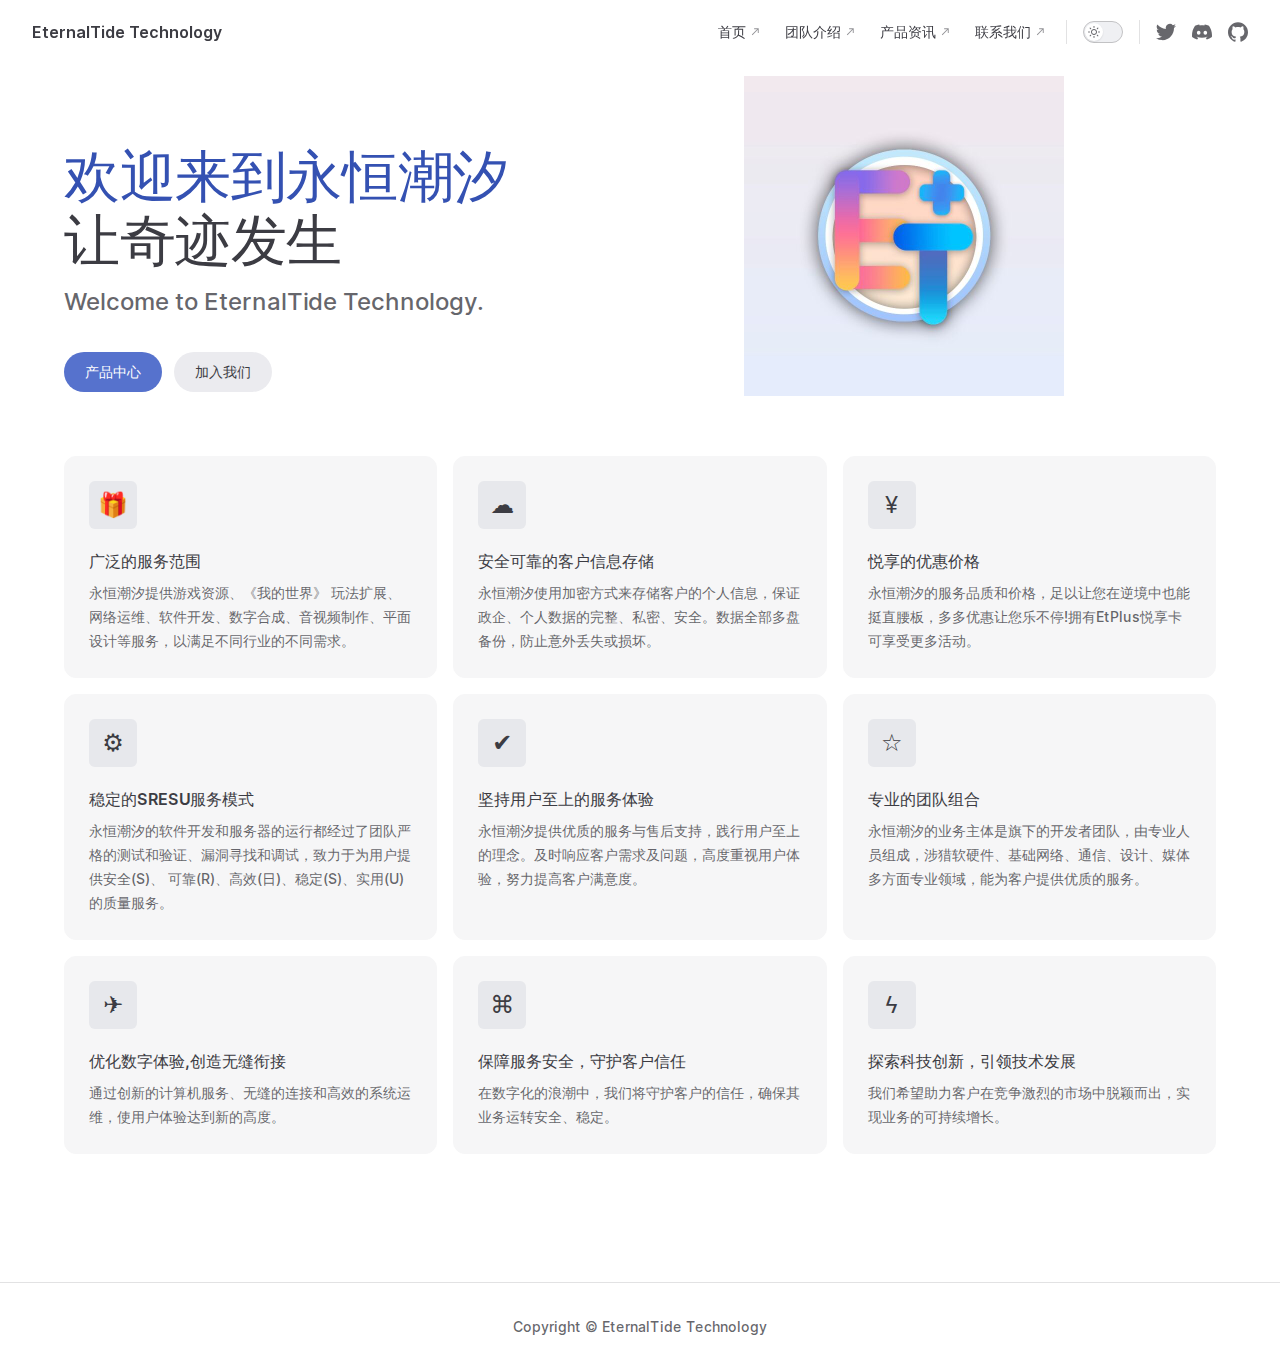
<file: index.html>
<!DOCTYPE html>
<html lang="en-US" dir="ltr">
  <head>
    <meta charset="utf-8">
    <meta name="viewport" content="width=device-width,initial-scale=1">
    <title>EternalTide Technology</title>
    <meta name="description" content="永恒潮汐-让奇迹发生">
    <meta name="generator" content="VitePress v1.0.0-rc.41">
    <link rel="preload stylesheet" href="assets/style.Tp1Ot8UK.css" as="style">
    
    <script type="module" src="assets/app.zgnvRE49.js"></script>
    <link rel="preload" href="assets/inter-roman-latin.bvIUbFQP.woff2" as="font" type="font/woff2" crossorigin="">
    <link rel="modulepreload" href="assets/chunks/framework.--NMbU3Q.js">
    <link rel="modulepreload" href="assets/chunks/theme.pYKyVz8Q.js">
    <link rel="modulepreload" href="assets/index.md.ghOlCtHt.lean.js">
    <script id="check-dark-mode">(()=>{const e=localStorage.getItem("vitepress-theme-appearance")||"auto",a=window.matchMedia("(prefers-color-scheme: dark)").matches;(!e||e==="auto"?a:e==="dark")&&document.documentElement.classList.add("dark")})();</script>
    <script id="check-mac-os">document.documentElement.classList.toggle("mac",/Mac|iPhone|iPod|iPad/i.test(navigator.platform));</script>
  </head>
  <body>
    <div id="app"><div class="Layout" data-v-dddf125a><!--[--><!--]--><!--[--><span tabindex="-1" data-v-1f635c64></span><a href="#VPContent" class="VPSkipLink visually-hidden" data-v-1f635c64> Skip to content </a><!--]--><!----><header class="VPNav" data-v-dddf125a data-v-db14e802><div class="VPNavBar top" data-v-db14e802 data-v-27d23f78><div class="wrapper" data-v-27d23f78><div class="container" data-v-27d23f78><div class="title" data-v-27d23f78><div class="VPNavBarTitle" data-v-27d23f78 data-v-10f652c7><a class="title" href="/" data-v-10f652c7><!--[--><!--]--><!----><span data-v-10f652c7>EternalTide Technology</span><!--[--><!--]--></a></div></div><div class="content" data-v-27d23f78><div class="content-body" data-v-27d23f78><!--[--><!--]--><div class="VPNavBarSearch search" data-v-27d23f78><!----></div><nav aria-labelledby="main-nav-aria-label" class="VPNavBarMenu menu" data-v-27d23f78 data-v-06bc1427><span id="main-nav-aria-label" class="visually-hidden" data-v-06bc1427>Main Navigation</span><!--[--><!--[--><a class="VPLink link vp-external-link-icon VPNavBarMenuLink" href="https://etstudios.cn" target="_blank" rel="noreferrer" tabindex="0" data-v-06bc1427 data-v-6c9a67f3><!--[--><span data-v-6c9a67f3>首页</span><!--]--></a><!--]--><!--[--><a class="VPLink link vp-external-link-icon VPNavBarMenuLink" href="https://nt.etstudios.cn/team/more/" target="_blank" rel="noreferrer" tabindex="0" data-v-06bc1427 data-v-6c9a67f3><!--[--><span data-v-6c9a67f3>团队介绍</span><!--]--></a><!--]--><!--[--><a class="VPLink link vp-external-link-icon VPNavBarMenuLink" href="https://nt.etstudios.cn/team/news/" target="_blank" rel="noreferrer" tabindex="0" data-v-06bc1427 data-v-6c9a67f3><!--[--><span data-v-6c9a67f3>产品资讯</span><!--]--></a><!--]--><!--[--><a class="VPLink link vp-external-link-icon VPNavBarMenuLink" href="https://nt.etstudios.cn/team/us/" target="_blank" rel="noreferrer" tabindex="0" data-v-06bc1427 data-v-6c9a67f3><!--[--><span data-v-6c9a67f3>联系我们</span><!--]--></a><!--]--><!--]--></nav><!----><div class="VPNavBarAppearance appearance" data-v-27d23f78 data-v-0526b021><button class="VPSwitch VPSwitchAppearance" type="button" role="switch" title="Switch to dark theme" aria-checked="false" data-v-0526b021 data-v-3e224d97 data-v-8a795324><span class="check" data-v-8a795324><span class="icon" data-v-8a795324><!--[--><svg xmlns="http://www.w3.org/2000/svg" aria-hidden="true" focusable="false" viewbox="0 0 24 24" class="sun" data-v-3e224d97><path d="M12,18c-3.3,0-6-2.7-6-6s2.7-6,6-6s6,2.7,6,6S15.3,18,12,18zM12,8c-2.2,0-4,1.8-4,4c0,2.2,1.8,4,4,4c2.2,0,4-1.8,4-4C16,9.8,14.2,8,12,8z"></path><path d="M12,4c-0.6,0-1-0.4-1-1V1c0-0.6,0.4-1,1-1s1,0.4,1,1v2C13,3.6,12.6,4,12,4z"></path><path d="M12,24c-0.6,0-1-0.4-1-1v-2c0-0.6,0.4-1,1-1s1,0.4,1,1v2C13,23.6,12.6,24,12,24z"></path><path d="M5.6,6.6c-0.3,0-0.5-0.1-0.7-0.3L3.5,4.9c-0.4-0.4-0.4-1,0-1.4s1-0.4,1.4,0l1.4,1.4c0.4,0.4,0.4,1,0,1.4C6.2,6.5,5.9,6.6,5.6,6.6z"></path><path d="M19.8,20.8c-0.3,0-0.5-0.1-0.7-0.3l-1.4-1.4c-0.4-0.4-0.4-1,0-1.4s1-0.4,1.4,0l1.4,1.4c0.4,0.4,0.4,1,0,1.4C20.3,20.7,20,20.8,19.8,20.8z"></path><path d="M3,13H1c-0.6,0-1-0.4-1-1s0.4-1,1-1h2c0.6,0,1,0.4,1,1S3.6,13,3,13z"></path><path d="M23,13h-2c-0.6,0-1-0.4-1-1s0.4-1,1-1h2c0.6,0,1,0.4,1,1S23.6,13,23,13z"></path><path d="M4.2,20.8c-0.3,0-0.5-0.1-0.7-0.3c-0.4-0.4-0.4-1,0-1.4l1.4-1.4c0.4-0.4,1-0.4,1.4,0s0.4,1,0,1.4l-1.4,1.4C4.7,20.7,4.5,20.8,4.2,20.8z"></path><path d="M18.4,6.6c-0.3,0-0.5-0.1-0.7-0.3c-0.4-0.4-0.4-1,0-1.4l1.4-1.4c0.4-0.4,1-0.4,1.4,0s0.4,1,0,1.4l-1.4,1.4C18.9,6.5,18.6,6.6,18.4,6.6z"></path></svg><svg xmlns="http://www.w3.org/2000/svg" aria-hidden="true" focusable="false" viewbox="0 0 24 24" class="moon" data-v-3e224d97><path d="M12.1,22c-0.3,0-0.6,0-0.9,0c-5.5-0.5-9.5-5.4-9-10.9c0.4-4.8,4.2-8.6,9-9c0.4,0,0.8,0.2,1,0.5c0.2,0.3,0.2,0.8-0.1,1.1c-2,2.7-1.4,6.4,1.3,8.4c2.1,1.6,5,1.6,7.1,0c0.3-0.2,0.7-0.3,1.1-0.1c0.3,0.2,0.5,0.6,0.5,1c-0.2,2.7-1.5,5.1-3.6,6.8C16.6,21.2,14.4,22,12.1,22zM9.3,4.4c-2.9,1-5,3.6-5.2,6.8c-0.4,4.4,2.8,8.3,7.2,8.7c2.1,0.2,4.2-0.4,5.8-1.8c1.1-0.9,1.9-2.1,2.4-3.4c-2.5,0.9-5.3,0.5-7.5-1.1C9.2,11.4,8.1,7.7,9.3,4.4z"></path></svg><!--]--></span></span></button></div><div class="VPSocialLinks VPNavBarSocialLinks social-links" data-v-27d23f78 data-v-b3943666 data-v-000a3a55><!--[--><a class="VPSocialLink no-icon" href="https://etstudios.cn/wechat" aria-label="twitter" target="_blank" rel="noopener" data-v-000a3a55 data-v-85ec275a><svg role="img" viewBox="0 0 24 24" xmlns="http://www.w3.org/2000/svg"><title>Twitter</title><path d="M21.543 7.104c.015.211.015.423.015.636 0 6.507-4.954 14.01-14.01 14.01v-.003A13.94 13.94 0 0 1 0 19.539a9.88 9.88 0 0 0 7.287-2.041 4.93 4.93 0 0 1-4.6-3.42 4.916 4.916 0 0 0 2.223-.084A4.926 4.926 0 0 1 .96 9.167v-.062a4.887 4.887 0 0 0 2.235.616A4.928 4.928 0 0 1 1.67 3.148 13.98 13.98 0 0 0 11.82 8.292a4.929 4.929 0 0 1 8.39-4.49 9.868 9.868 0 0 0 3.128-1.196 4.941 4.941 0 0 1-2.165 2.724A9.828 9.828 0 0 0 24 4.555a10.019 10.019 0 0 1-2.457 2.549z"/></svg></a><a class="VPSocialLink no-icon" href="https://forum.etstudios.cn" aria-label="discord" target="_blank" rel="noopener" data-v-000a3a55 data-v-85ec275a><svg role="img" viewBox="0 0 24 24" xmlns="http://www.w3.org/2000/svg"><title>Discord</title><path d="M20.317 4.3698a19.7913 19.7913 0 00-4.8851-1.5152.0741.0741 0 00-.0785.0371c-.211.3753-.4447.8648-.6083 1.2495-1.8447-.2762-3.68-.2762-5.4868 0-.1636-.3933-.4058-.8742-.6177-1.2495a.077.077 0 00-.0785-.037 19.7363 19.7363 0 00-4.8852 1.515.0699.0699 0 00-.0321.0277C.5334 9.0458-.319 13.5799.0992 18.0578a.0824.0824 0 00.0312.0561c2.0528 1.5076 4.0413 2.4228 5.9929 3.0294a.0777.0777 0 00.0842-.0276c.4616-.6304.8731-1.2952 1.226-1.9942a.076.076 0 00-.0416-.1057c-.6528-.2476-1.2743-.5495-1.8722-.8923a.077.077 0 01-.0076-.1277c.1258-.0943.2517-.1923.3718-.2914a.0743.0743 0 01.0776-.0105c3.9278 1.7933 8.18 1.7933 12.0614 0a.0739.0739 0 01.0785.0095c.1202.099.246.1981.3728.2924a.077.077 0 01-.0066.1276 12.2986 12.2986 0 01-1.873.8914.0766.0766 0 00-.0407.1067c.3604.698.7719 1.3628 1.225 1.9932a.076.076 0 00.0842.0286c1.961-.6067 3.9495-1.5219 6.0023-3.0294a.077.077 0 00.0313-.0552c.5004-5.177-.8382-9.6739-3.5485-13.6604a.061.061 0 00-.0312-.0286zM8.02 15.3312c-1.1825 0-2.1569-1.0857-2.1569-2.419 0-1.3332.9555-2.4189 2.157-2.4189 1.2108 0 2.1757 1.0952 2.1568 2.419 0 1.3332-.9555 2.4189-2.1569 2.4189zm7.9748 0c-1.1825 0-2.1569-1.0857-2.1569-2.419 0-1.3332.9554-2.4189 2.1569-2.4189 1.2108 0 2.1757 1.0952 2.1568 2.419 0 1.3332-.946 2.4189-2.1568 2.4189Z"/></svg></a><a class="VPSocialLink no-icon" href="https://github.com" aria-label="github" target="_blank" rel="noopener" data-v-000a3a55 data-v-85ec275a><svg role="img" viewBox="0 0 24 24" xmlns="http://www.w3.org/2000/svg"><title>GitHub</title><path d="M12 .297c-6.63 0-12 5.373-12 12 0 5.303 3.438 9.8 8.205 11.385.6.113.82-.258.82-.577 0-.285-.01-1.04-.015-2.04-3.338.724-4.042-1.61-4.042-1.61C4.422 18.07 3.633 17.7 3.633 17.7c-1.087-.744.084-.729.084-.729 1.205.084 1.838 1.236 1.838 1.236 1.07 1.835 2.809 1.305 3.495.998.108-.776.417-1.305.76-1.605-2.665-.3-5.466-1.332-5.466-5.93 0-1.31.465-2.38 1.235-3.22-.135-.303-.54-1.523.105-3.176 0 0 1.005-.322 3.3 1.23.96-.267 1.98-.399 3-.405 1.02.006 2.04.138 3 .405 2.28-1.552 3.285-1.23 3.285-1.23.645 1.653.24 2.873.12 3.176.765.84 1.23 1.91 1.23 3.22 0 4.61-2.805 5.625-5.475 5.92.42.36.81 1.096.81 2.22 0 1.606-.015 2.896-.015 3.286 0 .315.21.69.825.57C20.565 22.092 24 17.592 24 12.297c0-6.627-5.373-12-12-12"/></svg></a><!--]--></div><div class="VPFlyout VPNavBarExtra extra" data-v-27d23f78 data-v-445cadc7 data-v-0cac1181><button type="button" class="button" aria-haspopup="true" aria-expanded="false" aria-label="extra navigation" data-v-0cac1181><svg xmlns="http://www.w3.org/2000/svg" aria-hidden="true" focusable="false" viewbox="0 0 24 24" class="icon" data-v-0cac1181><circle cx="12" cy="12" r="2"></circle><circle cx="19" cy="12" r="2"></circle><circle cx="5" cy="12" r="2"></circle></svg></button><div class="menu" data-v-0cac1181><div class="VPMenu" data-v-0cac1181 data-v-25e7ed71><!----><!--[--><!--[--><!----><div class="group" data-v-445cadc7><div class="item appearance" data-v-445cadc7><p class="label" data-v-445cadc7>Appearance</p><div class="appearance-action" data-v-445cadc7><button class="VPSwitch VPSwitchAppearance" type="button" role="switch" title="Switch to dark theme" aria-checked="false" data-v-445cadc7 data-v-3e224d97 data-v-8a795324><span class="check" data-v-8a795324><span class="icon" data-v-8a795324><!--[--><svg xmlns="http://www.w3.org/2000/svg" aria-hidden="true" focusable="false" viewbox="0 0 24 24" class="sun" data-v-3e224d97><path d="M12,18c-3.3,0-6-2.7-6-6s2.7-6,6-6s6,2.7,6,6S15.3,18,12,18zM12,8c-2.2,0-4,1.8-4,4c0,2.2,1.8,4,4,4c2.2,0,4-1.8,4-4C16,9.8,14.2,8,12,8z"></path><path d="M12,4c-0.6,0-1-0.4-1-1V1c0-0.6,0.4-1,1-1s1,0.4,1,1v2C13,3.6,12.6,4,12,4z"></path><path d="M12,24c-0.6,0-1-0.4-1-1v-2c0-0.6,0.4-1,1-1s1,0.4,1,1v2C13,23.6,12.6,24,12,24z"></path><path d="M5.6,6.6c-0.3,0-0.5-0.1-0.7-0.3L3.5,4.9c-0.4-0.4-0.4-1,0-1.4s1-0.4,1.4,0l1.4,1.4c0.4,0.4,0.4,1,0,1.4C6.2,6.5,5.9,6.6,5.6,6.6z"></path><path d="M19.8,20.8c-0.3,0-0.5-0.1-0.7-0.3l-1.4-1.4c-0.4-0.4-0.4-1,0-1.4s1-0.4,1.4,0l1.4,1.4c0.4,0.4,0.4,1,0,1.4C20.3,20.7,20,20.8,19.8,20.8z"></path><path d="M3,13H1c-0.6,0-1-0.4-1-1s0.4-1,1-1h2c0.6,0,1,0.4,1,1S3.6,13,3,13z"></path><path d="M23,13h-2c-0.6,0-1-0.4-1-1s0.4-1,1-1h2c0.6,0,1,0.4,1,1S23.6,13,23,13z"></path><path d="M4.2,20.8c-0.3,0-0.5-0.1-0.7-0.3c-0.4-0.4-0.4-1,0-1.4l1.4-1.4c0.4-0.4,1-0.4,1.4,0s0.4,1,0,1.4l-1.4,1.4C4.7,20.7,4.5,20.8,4.2,20.8z"></path><path d="M18.4,6.6c-0.3,0-0.5-0.1-0.7-0.3c-0.4-0.4-0.4-1,0-1.4l1.4-1.4c0.4-0.4,1-0.4,1.4,0s0.4,1,0,1.4l-1.4,1.4C18.9,6.5,18.6,6.6,18.4,6.6z"></path></svg><svg xmlns="http://www.w3.org/2000/svg" aria-hidden="true" focusable="false" viewbox="0 0 24 24" class="moon" data-v-3e224d97><path d="M12.1,22c-0.3,0-0.6,0-0.9,0c-5.5-0.5-9.5-5.4-9-10.9c0.4-4.8,4.2-8.6,9-9c0.4,0,0.8,0.2,1,0.5c0.2,0.3,0.2,0.8-0.1,1.1c-2,2.7-1.4,6.4,1.3,8.4c2.1,1.6,5,1.6,7.1,0c0.3-0.2,0.7-0.3,1.1-0.1c0.3,0.2,0.5,0.6,0.5,1c-0.2,2.7-1.5,5.1-3.6,6.8C16.6,21.2,14.4,22,12.1,22zM9.3,4.4c-2.9,1-5,3.6-5.2,6.8c-0.4,4.4,2.8,8.3,7.2,8.7c2.1,0.2,4.2-0.4,5.8-1.8c1.1-0.9,1.9-2.1,2.4-3.4c-2.5,0.9-5.3,0.5-7.5-1.1C9.2,11.4,8.1,7.7,9.3,4.4z"></path></svg><!--]--></span></span></button></div></div></div><div class="group" data-v-445cadc7><div class="item social-links" data-v-445cadc7><div class="VPSocialLinks social-links-list" data-v-445cadc7 data-v-000a3a55><!--[--><a class="VPSocialLink no-icon" href="https://etstudios.cn/wechat" aria-label="twitter" target="_blank" rel="noopener" data-v-000a3a55 data-v-85ec275a><svg role="img" viewBox="0 0 24 24" xmlns="http://www.w3.org/2000/svg"><title>Twitter</title><path d="M21.543 7.104c.015.211.015.423.015.636 0 6.507-4.954 14.01-14.01 14.01v-.003A13.94 13.94 0 0 1 0 19.539a9.88 9.88 0 0 0 7.287-2.041 4.93 4.93 0 0 1-4.6-3.42 4.916 4.916 0 0 0 2.223-.084A4.926 4.926 0 0 1 .96 9.167v-.062a4.887 4.887 0 0 0 2.235.616A4.928 4.928 0 0 1 1.67 3.148 13.98 13.98 0 0 0 11.82 8.292a4.929 4.929 0 0 1 8.39-4.49 9.868 9.868 0 0 0 3.128-1.196 4.941 4.941 0 0 1-2.165 2.724A9.828 9.828 0 0 0 24 4.555a10.019 10.019 0 0 1-2.457 2.549z"/></svg></a><a class="VPSocialLink no-icon" href="https://forum.etstudios.cn" aria-label="discord" target="_blank" rel="noopener" data-v-000a3a55 data-v-85ec275a><svg role="img" viewBox="0 0 24 24" xmlns="http://www.w3.org/2000/svg"><title>Discord</title><path d="M20.317 4.3698a19.7913 19.7913 0 00-4.8851-1.5152.0741.0741 0 00-.0785.0371c-.211.3753-.4447.8648-.6083 1.2495-1.8447-.2762-3.68-.2762-5.4868 0-.1636-.3933-.4058-.8742-.6177-1.2495a.077.077 0 00-.0785-.037 19.7363 19.7363 0 00-4.8852 1.515.0699.0699 0 00-.0321.0277C.5334 9.0458-.319 13.5799.0992 18.0578a.0824.0824 0 00.0312.0561c2.0528 1.5076 4.0413 2.4228 5.9929 3.0294a.0777.0777 0 00.0842-.0276c.4616-.6304.8731-1.2952 1.226-1.9942a.076.076 0 00-.0416-.1057c-.6528-.2476-1.2743-.5495-1.8722-.8923a.077.077 0 01-.0076-.1277c.1258-.0943.2517-.1923.3718-.2914a.0743.0743 0 01.0776-.0105c3.9278 1.7933 8.18 1.7933 12.0614 0a.0739.0739 0 01.0785.0095c.1202.099.246.1981.3728.2924a.077.077 0 01-.0066.1276 12.2986 12.2986 0 01-1.873.8914.0766.0766 0 00-.0407.1067c.3604.698.7719 1.3628 1.225 1.9932a.076.076 0 00.0842.0286c1.961-.6067 3.9495-1.5219 6.0023-3.0294a.077.077 0 00.0313-.0552c.5004-5.177-.8382-9.6739-3.5485-13.6604a.061.061 0 00-.0312-.0286zM8.02 15.3312c-1.1825 0-2.1569-1.0857-2.1569-2.419 0-1.3332.9555-2.4189 2.157-2.4189 1.2108 0 2.1757 1.0952 2.1568 2.419 0 1.3332-.9555 2.4189-2.1569 2.4189zm7.9748 0c-1.1825 0-2.1569-1.0857-2.1569-2.419 0-1.3332.9554-2.4189 2.1569-2.4189 1.2108 0 2.1757 1.0952 2.1568 2.419 0 1.3332-.946 2.4189-2.1568 2.4189Z"/></svg></a><a class="VPSocialLink no-icon" href="https://github.com/EtTechnology" aria-label="github" target="_blank" rel="noopener" data-v-000a3a55 data-v-85ec275a><svg role="img" viewBox="0 0 24 24" xmlns="http://www.w3.org/2000/svg"><title>GitHub</title><path d="M12 .297c-6.63 0-12 5.373-12 12 0 5.303 3.438 9.8 8.205 11.385.6.113.82-.258.82-.577 0-.285-.01-1.04-.015-2.04-3.338.724-4.042-1.61-4.042-1.61C4.422 18.07 3.633 17.7 3.633 17.7c-1.087-.744.084-.729.084-.729 1.205.084 1.838 1.236 1.838 1.236 1.07 1.835 2.809 1.305 3.495.998.108-.776.417-1.305.76-1.605-2.665-.3-5.466-1.332-5.466-5.93 0-1.31.465-2.38 1.235-3.22-.135-.303-.54-1.523.105-3.176 0 0 1.005-.322 3.3 1.23.96-.267 1.98-.399 3-.405 1.02.006 2.04.138 3 .405 2.28-1.552 3.285-1.23 3.285-1.23.645 1.653.24 2.873.12 3.176.765.84 1.23 1.91 1.23 3.22 0 4.61-2.805 5.625-5.475 5.92.42.36.81 1.096.81 2.22 0 1.606-.015 2.896-.015 3.286 0 .315.21.69.825.57C20.565 22.092 24 17.592 24 12.297c0-6.627-5.373-12-12-12"/></svg></a><!--]--></div></div></div><!--]--><!--]--></div></div></div><!--[--><!--]--><button type="button" class="VPNavBarHamburger hamburger" aria-label="mobile navigation" aria-expanded="false" aria-controls="VPNavScreen" data-v-27d23f78 data-v-830b0291><span class="container" data-v-830b0291><span class="top" data-v-830b0291></span><span class="middle" data-v-830b0291></span><span class="bottom" data-v-830b0291></span></span></button></div></div></div></div><div class="divider" data-v-27d23f78><div class="divider-line" data-v-27d23f78></div></div></div><!----></header><!----><!----><div class="VPContent is-home" id="VPContent" data-v-dddf125a data-v-9e890393><div class="VPHome" data-v-9e890393 data-v-99014c63><!--[--><!--]--><div class="VPHero has-image VPHomeHero" data-v-99014c63 data-v-63bbc97b><div class="container" data-v-63bbc97b><div class="main" data-v-63bbc97b><!--[--><!--]--><!--[--><h1 class="name" data-v-63bbc97b><span class="clip" data-v-63bbc97b>欢迎来到永恒潮汐</span></h1><p class="text" data-v-63bbc97b>让奇迹发生</p><p class="tagline" data-v-63bbc97b>Welcome to EternalTide Technology.</p><!--]--><!--[--><!--]--><div class="actions" data-v-63bbc97b><!--[--><div class="action" data-v-63bbc97b><a class="VPButton medium brand" href="/" data-v-63bbc97b data-v-e50ab54d>产品中心</a></div><div class="action" data-v-63bbc97b><a class="VPButton medium alt" href="/" data-v-63bbc97b data-v-e50ab54d>加入我们</a></div><!--]--></div><!--[--><!--]--></div><div class="image" data-v-63bbc97b><div class="image-container" data-v-63bbc97b><div class="image-bg" data-v-63bbc97b></div><!--[--><!--[--><img class="VPImage image-src" src="logo.jpg" alt="Et" data-v-01f37715><!--]--><!--]--></div></div></div></div><!--[--><!--]--><!--[--><!--]--><div class="VPFeatures VPHomeFeatures" data-v-99014c63 data-v-3c7db97b><div class="container" data-v-3c7db97b><div class="items" data-v-3c7db97b><!--[--><div class="grid-6 item" data-v-3c7db97b><p class="copyright" data-v-90deca8b>Copyright © EternalTide Technology</p><div class="VPLink no-icon VPFeature" data-v-3c7db97b data-v-d7d983cb><!--[--><article class="box" data-v-d7d983cb><div class="icon" data-v-d7d983cb>🎁</div><h2 class="title" data-v-d7d983cb>广泛的服务范围</h2><p class="details" data-v-d7d983cb>永恒潮汐提供游戏资源、《我的世界》 玩法扩展、网络运维、软件开发、数字合成、音视频制作、平面设计等服务，以满足不同行业的不同需求。</p><!----></article><!--]--></div></div><div class="grid-6 item" data-v-3c7db97b><div class="VPLink no-icon VPFeature" data-v-3c7db97b data-v-d7d983cb><!--[--><article class="box" data-v-d7d983cb><div class="icon" data-v-d7d983cb>☁︎</div><h2 class="title" data-v-d7d983cb>安全可靠的客户信息存储</h2><p class="details" data-v-d7d983cb>永恒潮汐使用加密方式来存储客户的个人信息，保证政企、个人数据的完整、私密、安全。数据全部多盘备份，防止意外丢失或损坏。</p><!----></article><!--]--></div></div><div class="grid-6 item" data-v-3c7db97b><div class="VPLink no-icon VPFeature" data-v-3c7db97b data-v-d7d983cb><!--[--><article class="box" data-v-d7d983cb><div class="icon" data-v-d7d983cb>¥</div><h2 class="title" data-v-d7d983cb>悦享的优惠价格</h2><p class="details" data-v-d7d983cb>永恒潮汐的服务品质和价格，足以让您在逆境中也能挺直腰板，多多优惠让您乐不停!拥有EtPlus悦享卡可享受更多活动。</p><!----></article><!--]--></div></div><div class="grid-6 item" data-v-3c7db97b><div class="VPLink no-icon VPFeature" data-v-3c7db97b data-v-d7d983cb><!--[--><article class="box" data-v-d7d983cb><div class="icon" data-v-d7d983cb>⚙︎</div><h2 class="title" data-v-d7d983cb>稳定的SRESU服务模式</h2><p class="details" data-v-d7d983cb>永恒潮汐的软件开发和服务器的运行都经过了团队严格的测试和验证、漏洞寻找和调试，致力于为用户提供安全(S)、 可靠(R)、高效(日)、稳定(S)、实用(U)的质量服务。</p><!----></article><!--]--></div></div><div class="grid-6 item" data-v-3c7db97b><div class="VPLink no-icon VPFeature" data-v-3c7db97b data-v-d7d983cb><!--[--><article class="box" data-v-d7d983cb><div class="icon" data-v-d7d983cb>✔</div><h2 class="title" data-v-d7d983cb>坚持用户至上的服务体验</h2><p class="details" data-v-d7d983cb>永恒潮汐提供优质的服务与售后支持，践行用户至上的理念。及时响应客户需求及问题，高度重视用户体验，努力提高客户满意度。</p><!----></article><!--]--></div></div><div class="grid-6 item" data-v-3c7db97b><div class="VPLink no-icon VPFeature" data-v-3c7db97b data-v-d7d983cb><!--[--><article class="box" data-v-d7d983cb><div class="icon" data-v-d7d983cb>☆</div><h2 class="title" data-v-d7d983cb>专业的团队组合</h2><p class="details" data-v-d7d983cb>永恒潮汐的业务主体是旗下的开发者团队，由专业人员组成，涉猎软硬件、基础网络、通信、设计、媒体多方面专业领域，能为客户提供优质的服务。</p><!----></article><!--]--></div></div><div class="grid-6 item" data-v-3c7db97b><div class="VPLink no-icon VPFeature" data-v-3c7db97b data-v-d7d983cb><!--[--><article class="box" data-v-d7d983cb><div class="icon" data-v-d7d983cb>✈︎</div><h2 class="title" data-v-d7d983cb>优化数字体验,创造无缝衔接</h2><p class="details" data-v-d7d983cb>通过创新的计算机服务、无缝的连接和高效的系统运维，使用户体验达到新的高度。</p><!----></article><!--]--></div></div><div class="grid-6 item" data-v-3c7db97b><div class="VPLink no-icon VPFeature" data-v-3c7db97b data-v-d7d983cb><!--[--><article class="box" data-v-d7d983cb><div class="icon" data-v-d7d983cb>⌘</div><h2 class="title" data-v-d7d983cb>保障服务安全，守护客户信任</h2><p class="details" data-v-d7d983cb>在数字化的浪潮中，我们将守护客户的信任，确保其业务运转安全、稳定。</p><!----></article><!--]--></div></div><div class="grid-6 item" data-v-3c7db97b><div class="VPLink no-icon VPFeature" data-v-3c7db97b data-v-d7d983cb><!--[--><article class="box" data-v-d7d983cb><div class="icon" data-v-d7d983cb>ϟ</div><h2 class="title" data-v-d7d983cb>探索科技创新，引领技术发展</h2><p class="details" data-v-d7d983cb>我们希望助力客户在竞争激烈的市场中脱颖而出，实现业务的可持续增长。</p><!----></article><!--]--></div></div><!--]--></div></div></div><!--[--><!--]--><div style="position:relative;" data-v-99014c63><div></div></div></div></div><footer class="VPFooter" data-v-dddf125a data-v-90deca8b><div class="container" data-v-90deca8b><!----><p class="copyright" data-v-90deca8b>Copyright © EternalTide Technology</p></div></footer><!--[--><!--]--></div></div>
    <script>window.__VP_HASH_MAP__=JSON.parse("{\"index.md\":\"ghOlCtHt\"}");window.__VP_SITE_DATA__=JSON.parse("{\"lang\":\"en-US\",\"dir\":\"ltr\",\"title\":\"EternalTide Technology\",\"description\":\"永恒潮汐-让奇迹发生\",\"base\":\"/\",\"head\":[],\"router\":{\"prefetchLinks\":true},\"appearance\":true,\"themeConfig\":{\"footer\":{\"copyright\":\"Copyright © EternalTide Technology\"},\"nav\":[{\"text\":\"首页\",\"link\":\"https://etstudios.cn\"},{\"text\":\"团队介绍\",\"link\":\"https://nt.etstudios.cn/team/more/\"},{\"text\":\"产品资讯\",\"link\":\"https://nt.etstudios.cn/team/news/\"},{\"text\":\"联系我们\",\"link\":\"https://nt.etstudios.cn/team/us/\"}],\"socialLinks\":[{\"icon\":\"twitter\",\"link\":\"https://etstudios.cn/wechat\"},{\"icon\":\"discord\",\"link\":\"https://forum.etstudios.cn\"},{\"icon\":\"github\",\"link\":\"https://github.com/EtTechnology\"}]},\"locales\":{},\"scrollOffset\":134,\"cleanUrls\":false}");</script>
    
  </body>
</html>
</file>
<file: assets/style.Tp1Ot8UK.css>
@font-face{font-family:Inter var;font-weight:100 900;font-display:swap;font-style:normal;font-named-instance:"Regular";src:url(/assets/inter-roman-cyrillic.jIZ9REo5.woff2) format("woff2");unicode-range:U+0301,U+0400-045F,U+0490-0491,U+04B0-04B1,U+2116}@font-face{font-family:Inter var;font-weight:100 900;font-display:swap;font-style:normal;font-named-instance:"Regular";src:url(/assets/inter-roman-cyrillic-ext.8T9wMG5w.woff2) format("woff2");unicode-range:U+0460-052F,U+1C80-1C88,U+20B4,U+2DE0-2DFF,U+A640-A69F,U+FE2E-FE2F}@font-face{font-family:Inter var;font-weight:100 900;font-display:swap;font-style:normal;font-named-instance:"Regular";src:url(/assets/inter-roman-greek.Cb5wWeGA.woff2) format("woff2");unicode-range:U+0370-03FF}@font-face{font-family:Inter var;font-weight:100 900;font-display:swap;font-style:normal;font-named-instance:"Regular";src:url(/assets/inter-roman-greek-ext.9JiNzaSO.woff2) format("woff2");unicode-range:U+1F00-1FFF}@font-face{font-family:Inter var;font-weight:100 900;font-display:swap;font-style:normal;font-named-instance:"Regular";src:url(/assets/inter-roman-latin.bvIUbFQP.woff2) format("woff2");unicode-range:U+0000-00FF,U+0131,U+0152-0153,U+02BB-02BC,U+02C6,U+02DA,U+02DC,U+2000-206F,U+2074,U+20AC,U+2122,U+2191,U+2193,U+2212,U+2215,U+FEFF,U+FFFD}@font-face{font-family:Inter var;font-weight:100 900;font-display:swap;font-style:normal;font-named-instance:"Regular";src:url(/assets/inter-roman-latin-ext.GZWE-KO4.woff2) format("woff2");unicode-range:U+0100-024F,U+0259,U+1E00-1EFF,U+2020,U+20A0-20AB,U+20AD-20CF,U+2113,U+2C60-2C7F,U+A720-A7FF}@font-face{font-family:Inter var;font-weight:100 900;font-display:swap;font-style:normal;font-named-instance:"Regular";src:url(/assets/inter-roman-vietnamese.paY3CzEB.woff2) format("woff2");unicode-range:U+0102-0103,U+0110-0111,U+0128-0129,U+0168-0169,U+01A0-01A1,U+01AF-01B0,U+1EA0-1EF9,U+20AB}@font-face{font-family:Inter var;font-weight:100 900;font-display:swap;font-style:italic;font-named-instance:"Italic";src:url(/assets/inter-italic-cyrillic.-nLMcIwj.woff2) format("woff2");unicode-range:U+0301,U+0400-045F,U+0490-0491,U+04B0-04B1,U+2116}@font-face{font-family:Inter var;font-weight:100 900;font-display:swap;font-style:italic;font-named-instance:"Italic";src:url(/assets/inter-italic-cyrillic-ext.OVycGSDq.woff2) format("woff2");unicode-range:U+0460-052F,U+1C80-1C88,U+20B4,U+2DE0-2DFF,U+A640-A69F,U+FE2E-FE2F}@font-face{font-family:Inter var;font-weight:100 900;font-display:swap;font-style:italic;font-named-instance:"Italic";src:url(/assets/inter-italic-greek.PSfer2Kc.woff2) format("woff2");unicode-range:U+0370-03FF}@font-face{font-family:Inter var;font-weight:100 900;font-display:swap;font-style:italic;font-named-instance:"Italic";src:url(/assets/inter-italic-greek-ext.hznxWNZO.woff2) format("woff2");unicode-range:U+1F00-1FFF}@font-face{font-family:Inter var;font-weight:100 900;font-display:swap;font-style:italic;font-named-instance:"Italic";src:url(/assets/inter-italic-latin.27E69YJn.woff2) format("woff2");unicode-range:U+0000-00FF,U+0131,U+0152-0153,U+02BB-02BC,U+02C6,U+02DA,U+02DC,U+2000-206F,U+2074,U+20AC,U+2122,U+2191,U+2193,U+2212,U+2215,U+FEFF,U+FFFD}@font-face{font-family:Inter var;font-weight:100 900;font-display:swap;font-style:italic;font-named-instance:"Italic";src:url(/assets/inter-italic-latin-ext.RnFly65-.woff2) format("woff2");unicode-range:U+0100-024F,U+0259,U+1E00-1EFF,U+2020,U+20A0-20AB,U+20AD-20CF,U+2113,U+2C60-2C7F,U+A720-A7FF}@font-face{font-family:Inter var;font-weight:100 900;font-display:swap;font-style:italic;font-named-instance:"Italic";src:url(/assets/inter-italic-vietnamese.xzQHe1q1.woff2) format("woff2");unicode-range:U+0102-0103,U+0110-0111,U+0128-0129,U+0168-0169,U+01A0-01A1,U+01AF-01B0,U+1EA0-1EF9,U+20AB}@font-face{font-family:Chinese Quotes;src:local("PingFang SC Regular"),local("PingFang SC"),local("SimHei"),local("Source Han Sans SC");unicode-range:U+2018,U+2019,U+201C,U+201D}:root{--vp-c-white: #ffffff;--vp-c-black: #000000;--vp-c-neutral: var(--vp-c-black);--vp-c-neutral-inverse: var(--vp-c-white)}.dark{--vp-c-neutral: var(--vp-c-white);--vp-c-neutral-inverse: var(--vp-c-black)}:root{--vp-c-gray-1: #dddde3;--vp-c-gray-2: #e4e4e9;--vp-c-gray-3: #ebebef;--vp-c-gray-soft: rgba(142, 150, 170, .14);--vp-c-indigo-1: #3451b2;--vp-c-indigo-2: #3a5ccc;--vp-c-indigo-3: #5672cd;--vp-c-indigo-soft: rgba(100, 108, 255, .14);--vp-c-purple-1: #6f42c1;--vp-c-purple-2: #7e4cc9;--vp-c-purple-3: #8e5cd9;--vp-c-purple-soft: rgba(159, 122, 234, .14);--vp-c-green-1: #18794e;--vp-c-green-2: #299764;--vp-c-green-3: #30a46c;--vp-c-green-soft: rgba(16, 185, 129, .14);--vp-c-yellow-1: #915930;--vp-c-yellow-2: #946300;--vp-c-yellow-3: #9f6a00;--vp-c-yellow-soft: rgba(234, 179, 8, .14);--vp-c-red-1: #b8272c;--vp-c-red-2: #d5393e;--vp-c-red-3: #e0575b;--vp-c-red-soft: rgba(244, 63, 94, .14);--vp-c-sponsor: #db2777}.dark{--vp-c-gray-1: #515c67;--vp-c-gray-2: #414853;--vp-c-gray-3: #32363f;--vp-c-gray-soft: rgba(101, 117, 133, .16);--vp-c-indigo-1: #a8b1ff;--vp-c-indigo-2: #5c73e7;--vp-c-indigo-3: #3e63dd;--vp-c-indigo-soft: rgba(100, 108, 255, .16);--vp-c-purple-1: #c8abfa;--vp-c-purple-2: #a879e6;--vp-c-purple-3: #8e5cd9;--vp-c-purple-soft: rgba(159, 122, 234, .16);--vp-c-green-1: #3dd68c;--vp-c-green-2: #30a46c;--vp-c-green-3: #298459;--vp-c-green-soft: rgba(16, 185, 129, .16);--vp-c-yellow-1: #f9b44e;--vp-c-yellow-2: #da8b17;--vp-c-yellow-3: #a46a0a;--vp-c-yellow-soft: rgba(234, 179, 8, .16);--vp-c-red-1: #f66f81;--vp-c-red-2: #f14158;--vp-c-red-3: #b62a3c;--vp-c-red-soft: rgba(244, 63, 94, .16)}:root{--vp-c-bg: #ffffff;--vp-c-bg-alt: #f6f6f7;--vp-c-bg-elv: #ffffff;--vp-c-bg-soft: #f6f6f7}.dark{--vp-c-bg: #1b1b1f;--vp-c-bg-alt: #161618;--vp-c-bg-elv: #202127;--vp-c-bg-soft: #202127}:root{--vp-c-border: #c2c2c4;--vp-c-divider: #e2e2e3;--vp-c-gutter: #e2e2e3}.dark{--vp-c-border: #3c3f44;--vp-c-divider: #2e2e32;--vp-c-gutter: #000000}:root{--vp-c-text-1: rgba(60, 60, 67);--vp-c-text-2: rgba(60, 60, 67, .78);--vp-c-text-3: rgba(60, 60, 67, .56)}.dark{--vp-c-text-1: rgba(255, 255, 245, .86);--vp-c-text-2: rgba(235, 235, 245, .6);--vp-c-text-3: rgba(235, 235, 245, .38)}:root{--vp-c-default-1: var(--vp-c-gray-1);--vp-c-default-2: var(--vp-c-gray-2);--vp-c-default-3: var(--vp-c-gray-3);--vp-c-default-soft: var(--vp-c-gray-soft);--vp-c-brand-1: var(--vp-c-indigo-1);--vp-c-brand-2: var(--vp-c-indigo-2);--vp-c-brand-3: var(--vp-c-indigo-3);--vp-c-brand-soft: var(--vp-c-indigo-soft);--vp-c-brand: var(--vp-c-brand-1);--vp-c-tip-1: var(--vp-c-brand-1);--vp-c-tip-2: var(--vp-c-brand-2);--vp-c-tip-3: var(--vp-c-brand-3);--vp-c-tip-soft: var(--vp-c-brand-soft);--vp-c-note-1: var(--vp-c-brand-1);--vp-c-note-2: var(--vp-c-brand-2);--vp-c-note-3: var(--vp-c-brand-3);--vp-c-note-soft: var(--vp-c-brand-soft);--vp-c-success-1: var(--vp-c-green-1);--vp-c-success-2: var(--vp-c-green-2);--vp-c-success-3: var(--vp-c-green-3);--vp-c-success-soft: var(--vp-c-green-soft);--vp-c-important-1: var(--vp-c-purple-1);--vp-c-important-2: var(--vp-c-purple-2);--vp-c-important-3: var(--vp-c-purple-3);--vp-c-important-soft: var(--vp-c-purple-soft);--vp-c-warning-1: var(--vp-c-yellow-1);--vp-c-warning-2: var(--vp-c-yellow-2);--vp-c-warning-3: var(--vp-c-yellow-3);--vp-c-warning-soft: var(--vp-c-yellow-soft);--vp-c-danger-1: var(--vp-c-red-1);--vp-c-danger-2: var(--vp-c-red-2);--vp-c-danger-3: var(--vp-c-red-3);--vp-c-danger-soft: var(--vp-c-red-soft);--vp-c-caution-1: var(--vp-c-red-1);--vp-c-caution-2: var(--vp-c-red-2);--vp-c-caution-3: var(--vp-c-red-3);--vp-c-caution-soft: var(--vp-c-red-soft)}:root{--vp-font-family-base: "Chinese Quotes", "Inter var", "Inter", ui-sans-serif, system-ui, -apple-system, BlinkMacSystemFont, "Segoe UI", Roboto, "Helvetica Neue", Helvetica, Arial, "Noto Sans", sans-serif, "Apple Color Emoji", "Segoe UI Emoji", "Segoe UI Symbol", "Noto Color Emoji";--vp-font-family-mono: ui-monospace, SFMono-Regular, "SF Mono", Menlo, Monaco, Consolas, "Liberation Mono", "Courier New", monospace}:root{--vp-shadow-1: 0 1px 2px rgba(0, 0, 0, .04), 0 1px 2px rgba(0, 0, 0, .06);--vp-shadow-2: 0 3px 12px rgba(0, 0, 0, .07), 0 1px 4px rgba(0, 0, 0, .07);--vp-shadow-3: 0 12px 32px rgba(0, 0, 0, .1), 0 2px 6px rgba(0, 0, 0, .08);--vp-shadow-4: 0 14px 44px rgba(0, 0, 0, .12), 0 3px 9px rgba(0, 0, 0, .12);--vp-shadow-5: 0 18px 56px rgba(0, 0, 0, .16), 0 4px 12px rgba(0, 0, 0, .16)}:root{--vp-z-index-footer: 10;--vp-z-index-local-nav: 20;--vp-z-index-nav: 30;--vp-z-index-layout-top: 40;--vp-z-index-backdrop: 50;--vp-z-index-sidebar: 60}@media (min-width: 960px){:root{--vp-z-index-sidebar: 25}}:root{--vp-icon-copy: url("data:image/svg+xml,%3Csvg xmlns='http://www.w3.org/2000/svg' fill='none' height='20' width='20' stroke='rgba(128,128,128,1)' stroke-width='2' viewBox='0 0 24 24'%3E%3Cpath stroke-linecap='round' stroke-linejoin='round' d='M9 5H7a2 2 0 0 0-2 2v12a2 2 0 0 0 2 2h10a2 2 0 0 0 2-2V7a2 2 0 0 0-2-2h-2M9 5a2 2 0 0 0 2 2h2a2 2 0 0 0 2-2M9 5a2 2 0 0 1 2-2h2a2 2 0 0 1 2 2'/%3E%3C/svg%3E");--vp-icon-copied: url("data:image/svg+xml,%3Csvg xmlns='http://www.w3.org/2000/svg' fill='none' height='20' width='20' stroke='rgba(128,128,128,1)' stroke-width='2' viewBox='0 0 24 24'%3E%3Cpath stroke-linecap='round' stroke-linejoin='round' d='M9 5H7a2 2 0 0 0-2 2v12a2 2 0 0 0 2 2h10a2 2 0 0 0 2-2V7a2 2 0 0 0-2-2h-2M9 5a2 2 0 0 0 2 2h2a2 2 0 0 0 2-2M9 5a2 2 0 0 1 2-2h2a2 2 0 0 1 2 2m-6 9 2 2 4-4'/%3E%3C/svg%3E")}:root{--vp-layout-max-width: 1440px}:root{--vp-header-anchor-symbol: "#"}:root{--vp-code-line-height: 1.7;--vp-code-font-size: .875em;--vp-code-color: var(--vp-c-brand-1);--vp-code-link-color: var(--vp-c-brand-1);--vp-code-link-hover-color: var(--vp-c-brand-2);--vp-code-bg: var(--vp-c-default-soft);--vp-code-block-color: var(--vp-c-text-2);--vp-code-block-bg: var(--vp-c-bg-alt);--vp-code-block-divider-color: var(--vp-c-gutter);--vp-code-lang-color: var(--vp-c-text-3);--vp-code-line-highlight-color: var(--vp-c-default-soft);--vp-code-line-number-color: var(--vp-c-text-3);--vp-code-line-diff-add-color: var(--vp-c-success-soft);--vp-code-line-diff-add-symbol-color: var(--vp-c-success-1);--vp-code-line-diff-remove-color: var(--vp-c-danger-soft);--vp-code-line-diff-remove-symbol-color: var(--vp-c-danger-1);--vp-code-line-warning-color: var(--vp-c-warning-soft);--vp-code-line-error-color: var(--vp-c-danger-soft);--vp-code-copy-code-border-color: var(--vp-c-divider);--vp-code-copy-code-bg: var(--vp-c-bg-soft);--vp-code-copy-code-hover-border-color: var(--vp-c-divider);--vp-code-copy-code-hover-bg: var(--vp-c-bg);--vp-code-copy-code-active-text: var(--vp-c-text-2);--vp-code-copy-copied-text-content: "Copied";--vp-code-tab-divider: var(--vp-code-block-divider-color);--vp-code-tab-text-color: var(--vp-c-text-2);--vp-code-tab-bg: var(--vp-code-block-bg);--vp-code-tab-hover-text-color: var(--vp-c-text-1);--vp-code-tab-active-text-color: var(--vp-c-text-1);--vp-code-tab-active-bar-color: var(--vp-c-brand-1)}:root{--vp-button-brand-border: transparent;--vp-button-brand-text: var(--vp-c-white);--vp-button-brand-bg: var(--vp-c-brand-3);--vp-button-brand-hover-border: transparent;--vp-button-brand-hover-text: var(--vp-c-white);--vp-button-brand-hover-bg: var(--vp-c-brand-2);--vp-button-brand-active-border: transparent;--vp-button-brand-active-text: var(--vp-c-white);--vp-button-brand-active-bg: var(--vp-c-brand-1);--vp-button-alt-border: transparent;--vp-button-alt-text: var(--vp-c-text-1);--vp-button-alt-bg: var(--vp-c-default-3);--vp-button-alt-hover-border: transparent;--vp-button-alt-hover-text: var(--vp-c-text-1);--vp-button-alt-hover-bg: var(--vp-c-default-2);--vp-button-alt-active-border: transparent;--vp-button-alt-active-text: var(--vp-c-text-1);--vp-button-alt-active-bg: var(--vp-c-default-1);--vp-button-sponsor-border: var(--vp-c-text-2);--vp-button-sponsor-text: var(--vp-c-text-2);--vp-button-sponsor-bg: transparent;--vp-button-sponsor-hover-border: var(--vp-c-sponsor);--vp-button-sponsor-hover-text: var(--vp-c-sponsor);--vp-button-sponsor-hover-bg: transparent;--vp-button-sponsor-active-border: var(--vp-c-sponsor);--vp-button-sponsor-active-text: var(--vp-c-sponsor);--vp-button-sponsor-active-bg: transparent}:root{--vp-custom-block-font-size: 14px;--vp-custom-block-code-font-size: 13px;--vp-custom-block-info-border: transparent;--vp-custom-block-info-text: var(--vp-c-text-1);--vp-custom-block-info-bg: var(--vp-c-default-soft);--vp-custom-block-info-code-bg: var(--vp-c-default-soft);--vp-custom-block-note-border: transparent;--vp-custom-block-note-text: var(--vp-c-text-1);--vp-custom-block-note-bg: var(--vp-c-default-soft);--vp-custom-block-note-code-bg: var(--vp-c-default-soft);--vp-custom-block-tip-border: transparent;--vp-custom-block-tip-text: var(--vp-c-text-1);--vp-custom-block-tip-bg: var(--vp-c-tip-soft);--vp-custom-block-tip-code-bg: var(--vp-c-tip-soft);--vp-custom-block-important-border: transparent;--vp-custom-block-important-text: var(--vp-c-text-1);--vp-custom-block-important-bg: var(--vp-c-important-soft);--vp-custom-block-important-code-bg: var(--vp-c-important-soft);--vp-custom-block-warning-border: transparent;--vp-custom-block-warning-text: var(--vp-c-text-1);--vp-custom-block-warning-bg: var(--vp-c-warning-soft);--vp-custom-block-warning-code-bg: var(--vp-c-warning-soft);--vp-custom-block-danger-border: transparent;--vp-custom-block-danger-text: var(--vp-c-text-1);--vp-custom-block-danger-bg: var(--vp-c-danger-soft);--vp-custom-block-danger-code-bg: var(--vp-c-danger-soft);--vp-custom-block-caution-border: transparent;--vp-custom-block-caution-text: var(--vp-c-text-1);--vp-custom-block-caution-bg: var(--vp-c-caution-soft);--vp-custom-block-caution-code-bg: var(--vp-c-caution-soft);--vp-custom-block-details-border: var(--vp-custom-block-info-border);--vp-custom-block-details-text: var(--vp-custom-block-info-text);--vp-custom-block-details-bg: var(--vp-custom-block-info-bg);--vp-custom-block-details-code-bg: var(--vp-custom-block-info-code-bg)}:root{--vp-input-border-color: var(--vp-c-border);--vp-input-bg-color: var(--vp-c-bg-alt);--vp-input-switch-bg-color: var(--vp-c-default-soft)}:root{--vp-nav-height: 64px;--vp-nav-bg-color: var(--vp-c-bg);--vp-nav-screen-bg-color: var(--vp-c-bg);--vp-nav-logo-height: 24px}.hide-nav{--vp-nav-height: 0px}.hide-nav .VPSidebar{--vp-nav-height: 22px}:root{--vp-local-nav-bg-color: var(--vp-c-bg)}:root{--vp-sidebar-width: 272px;--vp-sidebar-bg-color: var(--vp-c-bg-alt)}:root{--vp-backdrop-bg-color: rgba(0, 0, 0, .6)}:root{--vp-home-hero-name-color: var(--vp-c-brand-1);--vp-home-hero-name-background: transparent;--vp-home-hero-image-background-image: none;--vp-home-hero-image-filter: none}:root{--vp-badge-info-border: transparent;--vp-badge-info-text: var(--vp-c-text-2);--vp-badge-info-bg: var(--vp-c-default-soft);--vp-badge-tip-border: transparent;--vp-badge-tip-text: var(--vp-c-tip-1);--vp-badge-tip-bg: var(--vp-c-tip-soft);--vp-badge-warning-border: transparent;--vp-badge-warning-text: var(--vp-c-warning-1);--vp-badge-warning-bg: var(--vp-c-warning-soft);--vp-badge-danger-border: transparent;--vp-badge-danger-text: var(--vp-c-danger-1);--vp-badge-danger-bg: var(--vp-c-danger-soft)}:root{--vp-carbon-ads-text-color: var(--vp-c-text-1);--vp-carbon-ads-poweredby-color: var(--vp-c-text-2);--vp-carbon-ads-bg-color: var(--vp-c-bg-soft);--vp-carbon-ads-hover-text-color: var(--vp-c-brand-1);--vp-carbon-ads-hover-poweredby-color: var(--vp-c-text-1)}:root{--vp-local-search-bg: var(--vp-c-bg);--vp-local-search-result-bg: var(--vp-c-bg);--vp-local-search-result-border: var(--vp-c-divider);--vp-local-search-result-selected-bg: var(--vp-c-bg);--vp-local-search-result-selected-border: var(--vp-c-brand-1);--vp-local-search-highlight-bg: var(--vp-c-brand-1);--vp-local-search-highlight-text: var(--vp-c-neutral-inverse)}@media (prefers-reduced-motion: reduce){*,:before,:after{animation-delay:-1ms!important;animation-duration:1ms!important;animation-iteration-count:1!important;background-attachment:initial!important;scroll-behavior:auto!important;transition-duration:0s!important;transition-delay:0s!important}}*,:before,:after{box-sizing:border-box}html{line-height:1.4;font-size:16px;-webkit-text-size-adjust:100%}html.dark{color-scheme:dark}body{margin:0;width:100%;min-width:320px;min-height:100vh;line-height:24px;font-family:var(--vp-font-family-base);font-size:16px;font-weight:400;color:var(--vp-c-text-1);background-color:var(--vp-c-bg);font-synthesis:style;text-rendering:optimizeLegibility;-webkit-font-smoothing:antialiased;-moz-osx-font-smoothing:grayscale}main{display:block}h1,h2,h3,h4,h5,h6{margin:0;line-height:24px;font-size:16px;font-weight:400}p{margin:0}strong,b{font-weight:600}a,area,button,[role=button],input,label,select,summary,textarea{touch-action:manipulation}a{color:inherit;text-decoration:inherit}ol,ul{list-style:none;margin:0;padding:0}blockquote{margin:0}pre,code,kbd,samp{font-family:var(--vp-font-family-mono)}img,svg,video,canvas,audio,iframe,embed,object{display:block}figure{margin:0}img,video{max-width:100%;height:auto}button,input,optgroup,select,textarea{border:0;padding:0;line-height:inherit;color:inherit}button{padding:0;font-family:inherit;background-color:transparent;background-image:none}button:enabled,[role=button]:enabled{cursor:pointer}button:focus,button:focus-visible{outline:1px dotted;outline:4px auto -webkit-focus-ring-color}button:focus:not(:focus-visible){outline:none!important}input:focus,textarea:focus,select:focus{outline:none}table{border-collapse:collapse}input{background-color:transparent}input:-ms-input-placeholder,textarea:-ms-input-placeholder{color:var(--vp-c-text-3)}input::-ms-input-placeholder,textarea::-ms-input-placeholder{color:var(--vp-c-text-3)}input::placeholder,textarea::placeholder{color:var(--vp-c-text-3)}input::-webkit-outer-spin-button,input::-webkit-inner-spin-button{-webkit-appearance:none;margin:0}input[type=number]{-moz-appearance:textfield}textarea{resize:vertical}select{-webkit-appearance:none}fieldset{margin:0;padding:0}h1,h2,h3,h4,h5,h6,li,p{overflow-wrap:break-word}vite-error-overlay{z-index:9999}mjx-container{display:inline-block;margin:auto 2px -2px}mjx-container>svg{margin:auto}.visually-hidden{position:absolute;width:1px;height:1px;white-space:nowrap;clip:rect(0 0 0 0);clip-path:inset(50%);overflow:hidden}.custom-block{border:1px solid transparent;border-radius:8px;padding:16px 16px 8px;line-height:24px;font-size:var(--vp-custom-block-font-size);color:var(--vp-c-text-2)}.custom-block.info{border-color:var(--vp-custom-block-info-border);color:var(--vp-custom-block-info-text);background-color:var(--vp-custom-block-info-bg)}.custom-block.info a,.custom-block.info code{color:var(--vp-c-brand-1)}.custom-block.info a:hover,.custom-block.info a:hover>code{color:var(--vp-c-brand-2)}.custom-block.info code{background-color:var(--vp-custom-block-info-code-bg)}.custom-block.note{border-color:var(--vp-custom-block-note-border);color:var(--vp-custom-block-note-text);background-color:var(--vp-custom-block-note-bg)}.custom-block.note a,.custom-block.note code{color:var(--vp-c-brand-1)}.custom-block.note a:hover,.custom-block.note a:hover>code{color:var(--vp-c-brand-2)}.custom-block.note code{background-color:var(--vp-custom-block-note-code-bg)}.custom-block.tip{border-color:var(--vp-custom-block-tip-border);color:var(--vp-custom-block-tip-text);background-color:var(--vp-custom-block-tip-bg)}.custom-block.tip a,.custom-block.tip code{color:var(--vp-c-tip-1)}.custom-block.tip a:hover,.custom-block.tip a:hover>code{color:var(--vp-c-tip-2)}.custom-block.tip code{background-color:var(--vp-custom-block-tip-code-bg)}.custom-block.important{border-color:var(--vp-custom-block-important-border);color:var(--vp-custom-block-important-text);background-color:var(--vp-custom-block-important-bg)}.custom-block.important a,.custom-block.important code{color:var(--vp-c-important-1)}.custom-block.important a:hover,.custom-block.important a:hover>code{color:var(--vp-c-important-2)}.custom-block.important code{background-color:var(--vp-custom-block-important-code-bg)}.custom-block.warning{border-color:var(--vp-custom-block-warning-border);color:var(--vp-custom-block-warning-text);background-color:var(--vp-custom-block-warning-bg)}.custom-block.warning a,.custom-block.warning code{color:var(--vp-c-warning-1)}.custom-block.warning a:hover,.custom-block.warning a:hover>code{color:var(--vp-c-warning-2)}.custom-block.warning code{background-color:var(--vp-custom-block-warning-code-bg)}.custom-block.danger{border-color:var(--vp-custom-block-danger-border);color:var(--vp-custom-block-danger-text);background-color:var(--vp-custom-block-danger-bg)}.custom-block.danger a,.custom-block.danger code{color:var(--vp-c-danger-1)}.custom-block.danger a:hover,.custom-block.danger a:hover>code{color:var(--vp-c-danger-2)}.custom-block.danger code{background-color:var(--vp-custom-block-danger-code-bg)}.custom-block.caution{border-color:var(--vp-custom-block-caution-border);color:var(--vp-custom-block-caution-text);background-color:var(--vp-custom-block-caution-bg)}.custom-block.caution a,.custom-block.caution code{color:var(--vp-c-caution-1)}.custom-block.caution a:hover,.custom-block.caution a:hover>code{color:var(--vp-c-caution-2)}.custom-block.caution code{background-color:var(--vp-custom-block-caution-code-bg)}.custom-block.details{border-color:var(--vp-custom-block-details-border);color:var(--vp-custom-block-details-text);background-color:var(--vp-custom-block-details-bg)}.custom-block.details a{color:var(--vp-c-brand-1)}.custom-block.details a:hover,.custom-block.details a:hover>code{color:var(--vp-c-brand-2)}.custom-block.details code{background-color:var(--vp-custom-block-details-code-bg)}.custom-block-title{font-weight:600}.custom-block p+p{margin:8px 0}.custom-block.details summary{margin:0 0 8px;font-weight:700;cursor:pointer;-webkit-user-select:none;user-select:none}.custom-block.details summary+p{margin:8px 0}.custom-block a{color:inherit;font-weight:600;text-decoration:underline;text-underline-offset:2px;transition:opacity .25s}.custom-block a:hover{opacity:.75}.custom-block code{font-size:var(--vp-custom-block-code-font-size)}.custom-block.custom-block th,.custom-block.custom-block blockquote>p{font-size:var(--vp-custom-block-font-size);color:inherit}.dark .vp-code span{color:var(--shiki-dark, inherit)}html:not(.dark) .vp-code span{color:var(--shiki-light, inherit)}.vp-code-group{margin-top:16px}.vp-code-group .tabs{position:relative;display:flex;margin-right:-24px;margin-left:-24px;padding:0 12px;background-color:var(--vp-code-tab-bg);overflow-x:auto;overflow-y:hidden;box-shadow:inset 0 -1px var(--vp-code-tab-divider)}@media (min-width: 640px){.vp-code-group .tabs{margin-right:0;margin-left:0;border-radius:8px 8px 0 0}}.vp-code-group .tabs input{position:fixed;opacity:0;pointer-events:none}.vp-code-group .tabs label{position:relative;display:inline-block;border-bottom:1px solid transparent;padding:0 12px;line-height:48px;font-size:14px;font-weight:500;color:var(--vp-code-tab-text-color);white-space:nowrap;cursor:pointer;transition:color .25s}.vp-code-group .tabs label:after{position:absolute;right:8px;bottom:-1px;left:8px;z-index:1;height:2px;border-radius:2px;content:"";background-color:transparent;transition:background-color .25s}.vp-code-group label:hover{color:var(--vp-code-tab-hover-text-color)}.vp-code-group input:checked+label{color:var(--vp-code-tab-active-text-color)}.vp-code-group input:checked+label:after{background-color:var(--vp-code-tab-active-bar-color)}.vp-code-group div[class*=language-],.vp-block{display:none;margin-top:0!important;border-top-left-radius:0!important;border-top-right-radius:0!important}.vp-code-group div[class*=language-].active,.vp-block.active{display:block}.vp-block{padding:20px 24px}.vp-doc h1,.vp-doc h2,.vp-doc h3,.vp-doc h4,.vp-doc h5,.vp-doc h6{position:relative;font-weight:600;outline:none}.vp-doc h1{letter-spacing:-.02em;line-height:40px;font-size:28px}.vp-doc h2{margin:48px 0 16px;border-top:1px solid var(--vp-c-divider);padding-top:24px;letter-spacing:-.02em;line-height:32px;font-size:24px}.vp-doc h3{margin:32px 0 0;letter-spacing:-.01em;line-height:28px;font-size:20px}.vp-doc .header-anchor{position:absolute;top:0;left:0;margin-left:-.87em;font-weight:500;-webkit-user-select:none;user-select:none;opacity:0;text-decoration:none;transition:color .25s,opacity .25s}.vp-doc .header-anchor:before{content:var(--vp-header-anchor-symbol)}.vp-doc h1:hover .header-anchor,.vp-doc h1 .header-anchor:focus,.vp-doc h2:hover .header-anchor,.vp-doc h2 .header-anchor:focus,.vp-doc h3:hover .header-anchor,.vp-doc h3 .header-anchor:focus,.vp-doc h4:hover .header-anchor,.vp-doc h4 .header-anchor:focus,.vp-doc h5:hover .header-anchor,.vp-doc h5 .header-anchor:focus,.vp-doc h6:hover .header-anchor,.vp-doc h6 .header-anchor:focus{opacity:1}@media (min-width: 768px){.vp-doc h1{letter-spacing:-.02em;line-height:40px;font-size:32px}}.vp-doc h2 .header-anchor{top:24px}.vp-doc p,.vp-doc summary{margin:16px 0}.vp-doc p{line-height:28px}.vp-doc blockquote{margin:16px 0;border-left:2px solid var(--vp-c-divider);padding-left:16px;transition:border-color .5s}.vp-doc blockquote>p{margin:0;font-size:16px;color:var(--vp-c-text-2);transition:color .5s}.vp-doc a{font-weight:500;color:var(--vp-c-brand-1);text-decoration:underline;text-underline-offset:2px;transition:color .25s,opacity .25s}.vp-doc a:hover{color:var(--vp-c-brand-2)}.vp-doc strong{font-weight:600}.vp-doc ul,.vp-doc ol{padding-left:1.25rem;margin:16px 0}.vp-doc ul{list-style:disc}.vp-doc ol{list-style:decimal}.vp-doc li+li{margin-top:8px}.vp-doc li>ol,.vp-doc li>ul{margin:8px 0 0}.vp-doc table{display:block;border-collapse:collapse;margin:20px 0;overflow-x:auto}.vp-doc tr{background-color:var(--vp-c-bg);border-top:1px solid var(--vp-c-divider);transition:background-color .5s}.vp-doc tr:nth-child(2n){background-color:var(--vp-c-bg-soft)}.vp-doc th,.vp-doc td{border:1px solid var(--vp-c-divider);padding:8px 16px}.vp-doc th{text-align:left;font-size:14px;font-weight:600;color:var(--vp-c-text-2);background-color:var(--vp-c-bg-soft)}.vp-doc td{font-size:14px}.vp-doc hr{margin:16px 0;border:none;border-top:1px solid var(--vp-c-divider)}.vp-doc .custom-block{margin:16px 0}.vp-doc .custom-block p{margin:8px 0;line-height:24px}.vp-doc .custom-block p:first-child{margin:0}.vp-doc .custom-block div[class*=language-]{margin:8px 0;border-radius:8px}.vp-doc .custom-block div[class*=language-] code{font-weight:400;background-color:transparent}.vp-doc .custom-block .vp-code-group .tabs{margin:0;border-radius:8px 8px 0 0}.vp-doc :not(pre,h1,h2,h3,h4,h5,h6)>code{font-size:var(--vp-code-font-size);color:var(--vp-code-color)}.vp-doc :not(pre)>code{border-radius:4px;padding:3px 6px;background-color:var(--vp-code-bg);transition:color .25s,background-color .5s}.vp-doc a>code{color:var(--vp-code-link-color)}.vp-doc a:hover>code{color:var(--vp-code-link-hover-color)}.vp-doc h1>code,.vp-doc h2>code,.vp-doc h3>code{font-size:.9em}.vp-doc div[class*=language-],.vp-block{position:relative;margin:16px -24px;background-color:var(--vp-code-block-bg);overflow-x:auto;transition:background-color .5s}@media (min-width: 640px){.vp-doc div[class*=language-],.vp-block{border-radius:8px;margin:16px 0}}@media (max-width: 639px){.vp-doc li div[class*=language-]{border-radius:8px 0 0 8px}}.vp-doc div[class*=language-]+div[class*=language-],.vp-doc div[class$=-api]+div[class*=language-],.vp-doc div[class*=language-]+div[class$=-api]>div[class*=language-]{margin-top:-8px}.vp-doc [class*=language-] pre,.vp-doc [class*=language-] code{direction:ltr;text-align:left;white-space:pre;word-spacing:normal;word-break:normal;word-wrap:normal;-moz-tab-size:4;-o-tab-size:4;tab-size:4;-webkit-hyphens:none;-moz-hyphens:none;-ms-hyphens:none;hyphens:none}.vp-doc [class*=language-] pre{position:relative;z-index:1;margin:0;padding:20px 0;background:transparent;overflow-x:auto}.vp-doc [class*=language-] code{display:block;padding:0 24px;width:fit-content;min-width:100%;line-height:var(--vp-code-line-height);font-size:var(--vp-code-font-size);color:var(--vp-code-block-color);transition:color .5s}.vp-doc [class*=language-] code .highlighted{background-color:var(--vp-code-line-highlight-color);transition:background-color .5s;margin:0 -24px;padding:0 24px;width:calc(100% + 48px);display:inline-block}.vp-doc [class*=language-] code .highlighted.error{background-color:var(--vp-code-line-error-color)}.vp-doc [class*=language-] code .highlighted.warning{background-color:var(--vp-code-line-warning-color)}.vp-doc [class*=language-] code .diff{transition:background-color .5s;margin:0 -24px;padding:0 24px;width:calc(100% + 48px);display:inline-block}.vp-doc [class*=language-] code .diff:before{position:absolute;left:10px}.vp-doc [class*=language-] .has-focused-lines .line:not(.has-focus){filter:blur(.095rem);opacity:.4;transition:filter .35s,opacity .35s}.vp-doc [class*=language-] .has-focused-lines .line:not(.has-focus){opacity:.7;transition:filter .35s,opacity .35s}.vp-doc [class*=language-]:hover .has-focused-lines .line:not(.has-focus){filter:blur(0);opacity:1}.vp-doc [class*=language-] code .diff.remove{background-color:var(--vp-code-line-diff-remove-color);opacity:.7}.vp-doc [class*=language-] code .diff.remove:before{content:"-";color:var(--vp-code-line-diff-remove-symbol-color)}.vp-doc [class*=language-] code .diff.add{background-color:var(--vp-code-line-diff-add-color)}.vp-doc [class*=language-] code .diff.add:before{content:"+";color:var(--vp-code-line-diff-add-symbol-color)}.vp-doc div[class*=language-].line-numbers-mode{padding-left:32px}.vp-doc .line-numbers-wrapper{position:absolute;top:0;bottom:0;left:0;z-index:3;border-right:1px solid var(--vp-code-block-divider-color);padding-top:20px;width:32px;text-align:center;font-family:var(--vp-font-family-mono);line-height:var(--vp-code-line-height);font-size:var(--vp-code-font-size);color:var(--vp-code-line-number-color);transition:border-color .5s,color .5s}.vp-doc [class*=language-]>button.copy{direction:ltr;position:absolute;top:12px;right:12px;z-index:3;border:1px solid var(--vp-code-copy-code-border-color);border-radius:4px;width:40px;height:40px;background-color:var(--vp-code-copy-code-bg);opacity:0;cursor:pointer;background-image:var(--vp-icon-copy);background-position:50%;background-size:20px;background-repeat:no-repeat;transition:border-color .25s,background-color .25s,opacity .25s}.vp-doc [class*=language-]:hover>button.copy,.vp-doc [class*=language-]>button.copy:focus{opacity:1}.vp-doc [class*=language-]>button.copy:hover,.vp-doc [class*=language-]>button.copy.copied{border-color:var(--vp-code-copy-code-hover-border-color);background-color:var(--vp-code-copy-code-hover-bg)}.vp-doc [class*=language-]>button.copy.copied,.vp-doc [class*=language-]>button.copy:hover.copied{border-radius:0 4px 4px 0;background-color:var(--vp-code-copy-code-hover-bg);background-image:var(--vp-icon-copied)}.vp-doc [class*=language-]>button.copy.copied:before,.vp-doc [class*=language-]>button.copy:hover.copied:before{position:relative;top:-1px;transform:translate(calc(-100% - 1px));display:flex;justify-content:center;align-items:center;border:1px solid var(--vp-code-copy-code-hover-border-color);border-right:0;border-radius:4px 0 0 4px;padding:0 10px;width:fit-content;height:40px;text-align:center;font-size:12px;font-weight:500;color:var(--vp-code-copy-code-active-text);background-color:var(--vp-code-copy-code-hover-bg);white-space:nowrap;content:var(--vp-code-copy-copied-text-content)}.vp-doc [class*=language-]>span.lang{position:absolute;top:2px;right:8px;z-index:2;font-size:12px;font-weight:500;color:var(--vp-code-lang-color);transition:color .4s,opacity .4s}.vp-doc [class*=language-]:hover>button.copy+span.lang,.vp-doc [class*=language-]>button.copy:focus+span.lang{opacity:0}.vp-doc .VPTeamMembers{margin-top:24px}.vp-doc .VPTeamMembers.small.count-1 .container{margin:0!important;max-width:calc((100% - 24px)/2)!important}.vp-doc .VPTeamMembers.small.count-2 .container,.vp-doc .VPTeamMembers.small.count-3 .container{max-width:100%!important}.vp-doc .VPTeamMembers.medium.count-1 .container{margin:0!important;max-width:calc((100% - 24px)/2)!important}:is(.vp-external-link-icon,.vp-doc a[href*="://"],.vp-doc a[target=_blank]):not(.no-icon):after{display:inline-block;margin-top:-1px;margin-left:4px;width:11px;height:11px;background:currentColor;color:var(--vp-c-text-3);flex-shrink:0;--icon: url("data:image/svg+xml, %3Csvg xmlns='http://www.w3.org/2000/svg' viewBox='0 0 24 24' %3E%3Cpath d='M0 0h24v24H0V0z' fill='none' /%3E%3Cpath d='M9 5v2h6.59L4 18.59 5.41 20 17 8.41V15h2V5H9z' /%3E%3C/svg%3E");-webkit-mask-image:var(--icon);mask-image:var(--icon)}.vp-external-link-icon:after{content:""}.external-link-icon-enabled :is(.vp-doc a[href*="://"],.vp-doc a[target=_blank]):after{content:"";color:currentColor}.vp-sponsor{border-radius:16px;overflow:hidden}.vp-sponsor.aside{border-radius:12px}.vp-sponsor-section+.vp-sponsor-section{margin-top:4px}.vp-sponsor-tier{margin-bottom:4px;text-align:center;letter-spacing:1px;line-height:24px;width:100%;font-weight:600;color:var(--vp-c-text-2);background-color:var(--vp-c-bg-soft)}.vp-sponsor.normal .vp-sponsor-tier{padding:13px 0 11px;font-size:14px}.vp-sponsor.aside .vp-sponsor-tier{padding:9px 0 7px;font-size:12px}.vp-sponsor-grid+.vp-sponsor-tier{margin-top:4px}.vp-sponsor-grid{display:flex;flex-wrap:wrap;gap:4px}.vp-sponsor-grid.xmini .vp-sponsor-grid-link{height:64px}.vp-sponsor-grid.xmini .vp-sponsor-grid-image{max-width:64px;max-height:22px}.vp-sponsor-grid.mini .vp-sponsor-grid-link{height:72px}.vp-sponsor-grid.mini .vp-sponsor-grid-image{max-width:96px;max-height:24px}.vp-sponsor-grid.small .vp-sponsor-grid-link{height:96px}.vp-sponsor-grid.small .vp-sponsor-grid-image{max-width:96px;max-height:24px}.vp-sponsor-grid.medium .vp-sponsor-grid-link{height:112px}.vp-sponsor-grid.medium .vp-sponsor-grid-image{max-width:120px;max-height:36px}.vp-sponsor-grid.big .vp-sponsor-grid-link{height:184px}.vp-sponsor-grid.big .vp-sponsor-grid-image{max-width:192px;max-height:56px}.vp-sponsor-grid[data-vp-grid="2"] .vp-sponsor-grid-item{width:calc((100% - 4px)/2)}.vp-sponsor-grid[data-vp-grid="3"] .vp-sponsor-grid-item{width:calc((100% - 4px * 2) / 3)}.vp-sponsor-grid[data-vp-grid="4"] .vp-sponsor-grid-item{width:calc((100% - 12px)/4)}.vp-sponsor-grid[data-vp-grid="5"] .vp-sponsor-grid-item{width:calc((100% - 16px)/5)}.vp-sponsor-grid[data-vp-grid="6"] .vp-sponsor-grid-item{width:calc((100% - 4px * 5) / 6)}.vp-sponsor-grid-item{flex-shrink:0;width:100%;background-color:var(--vp-c-bg-soft);transition:background-color .25s}.vp-sponsor-grid-item:hover{background-color:var(--vp-c-default-soft)}.vp-sponsor-grid-item:hover .vp-sponsor-grid-image{filter:grayscale(0) invert(0)}.vp-sponsor-grid-item.empty:hover{background-color:var(--vp-c-bg-soft)}.dark .vp-sponsor-grid-item:hover{background-color:var(--vp-c-white)}.dark .vp-sponsor-grid-item.empty:hover{background-color:var(--vp-c-bg-soft)}.vp-sponsor-grid-link{display:flex}.vp-sponsor-grid-box{display:flex;justify-content:center;align-items:center;width:100%}.vp-sponsor-grid-image{max-width:100%;filter:grayscale(1);transition:filter .25s}.dark .vp-sponsor-grid-image{filter:grayscale(1) invert(1)}.VPBadge{display:inline-block;margin-left:2px;border:1px solid transparent;border-radius:12px;padding:0 10px;line-height:22px;font-size:12px;font-weight:500;transform:translateY(-2px)}.VPBadge.small{padding:0 6px;line-height:18px;font-size:10px;transform:translateY(-8px)}.VPDocFooter .VPBadge{display:none}.vp-doc h1>.VPBadge{margin-top:4px;vertical-align:top}.vp-doc h2>.VPBadge{margin-top:3px;padding:0 8px;vertical-align:top}.vp-doc h3>.VPBadge{vertical-align:middle}.vp-doc h4>.VPBadge,.vp-doc h5>.VPBadge,.vp-doc h6>.VPBadge{vertical-align:middle;line-height:18px}.VPBadge.info{border-color:var(--vp-badge-info-border);color:var(--vp-badge-info-text);background-color:var(--vp-badge-info-bg)}.VPBadge.tip{border-color:var(--vp-badge-tip-border);color:var(--vp-badge-tip-text);background-color:var(--vp-badge-tip-bg)}.VPBadge.warning{border-color:var(--vp-badge-warning-border);color:var(--vp-badge-warning-text);background-color:var(--vp-badge-warning-bg)}.VPBadge.danger{border-color:var(--vp-badge-danger-border);color:var(--vp-badge-danger-text);background-color:var(--vp-badge-danger-bg)}.VPBackdrop[data-v-35a59c39]{position:fixed;top:0;right:0;bottom:0;left:0;z-index:var(--vp-z-index-backdrop);background:var(--vp-backdrop-bg-color);transition:opacity .5s}.VPBackdrop.fade-enter-from[data-v-35a59c39],.VPBackdrop.fade-leave-to[data-v-35a59c39]{opacity:0}.VPBackdrop.fade-leave-active[data-v-35a59c39]{transition-duration:.25s}@media (min-width: 1280px){.VPBackdrop[data-v-35a59c39]{display:none}}.NotFound[data-v-94664985]{padding:64px 24px 96px;text-align:center}@media (min-width: 768px){.NotFound[data-v-94664985]{padding:96px 32px 168px}}.code[data-v-94664985]{line-height:64px;font-size:64px;font-weight:600}.title[data-v-94664985]{padding-top:12px;letter-spacing:2px;line-height:20px;font-size:20px;font-weight:700}.divider[data-v-94664985]{margin:24px auto 18px;width:64px;height:1px;background-color:var(--vp-c-divider)}.quote[data-v-94664985]{margin:0 auto;max-width:256px;font-size:14px;font-weight:500;color:var(--vp-c-text-2)}.action[data-v-94664985]{padding-top:20px}.link[data-v-94664985]{display:inline-block;border:1px solid var(--vp-c-brand-1);border-radius:16px;padding:3px 16px;font-size:14px;font-weight:500;color:var(--vp-c-brand-1);transition:border-color .25s,color .25s}.link[data-v-94664985]:hover{border-color:var(--vp-c-brand-2);color:var(--vp-c-brand-2)}.root[data-v-66f5d480]{position:relative;z-index:1}.nested[data-v-66f5d480]{padding-right:16px;padding-left:16px}.outline-link[data-v-66f5d480]{display:block;line-height:32px;font-size:14px;font-weight:400;color:var(--vp-c-text-2);white-space:nowrap;overflow:hidden;text-overflow:ellipsis;transition:color .5s}.outline-link[data-v-66f5d480]:hover,.outline-link.active[data-v-66f5d480]{color:var(--vp-c-text-1);transition:color .25s}.outline-link.nested[data-v-66f5d480]{padding-left:13px}.VPDocAsideOutline[data-v-f3761828]{display:none}.VPDocAsideOutline.has-outline[data-v-f3761828]{display:block}.content[data-v-f3761828]{position:relative;border-left:1px solid var(--vp-c-divider);padding-left:16px;font-size:13px;font-weight:500}.outline-marker[data-v-f3761828]{position:absolute;top:32px;left:-1px;z-index:0;opacity:0;width:2px;border-radius:2px;height:18px;background-color:var(--vp-c-brand-1);transition:top .25s cubic-bezier(0,1,.5,1),background-color .5s,opacity .25s}.outline-title[data-v-f3761828]{line-height:32px;font-size:14px;font-weight:600}.VPDocAside[data-v-e0fb4810]{display:flex;flex-direction:column;flex-grow:1}.spacer[data-v-e0fb4810]{flex-grow:1}.VPDocAside[data-v-e0fb4810] .spacer+.VPDocAsideSponsors,.VPDocAside[data-v-e0fb4810] .spacer+.VPDocAsideCarbonAds{margin-top:24px}.VPDocAside[data-v-e0fb4810] .VPDocAsideSponsors+.VPDocAsideCarbonAds{margin-top:16px}.VPLastUpdated[data-v-596233fa]{line-height:24px;font-size:14px;font-weight:500;color:var(--vp-c-text-2)}@media (min-width: 640px){.VPLastUpdated[data-v-596233fa]{line-height:32px;font-size:14px;font-weight:500}}.VPDocFooter[data-v-229f8ff0]{margin-top:64px}.edit-info[data-v-229f8ff0]{padding-bottom:18px}@media (min-width: 640px){.edit-info[data-v-229f8ff0]{display:flex;justify-content:space-between;align-items:center;padding-bottom:14px}}.edit-link-button[data-v-229f8ff0]{display:flex;align-items:center;border:0;line-height:32px;font-size:14px;font-weight:500;color:var(--vp-c-brand-1);transition:color .25s}.edit-link-button[data-v-229f8ff0]:hover{color:var(--vp-c-brand-2)}.edit-link-icon[data-v-229f8ff0]{margin-right:8px;width:14px;height:14px;fill:currentColor}.prev-next[data-v-229f8ff0]{border-top:1px solid var(--vp-c-divider);padding-top:24px;display:grid;grid-row-gap:8px}@media (min-width: 640px){.prev-next[data-v-229f8ff0]{grid-template-columns:repeat(2,1fr);grid-column-gap:16px}}.pager-link[data-v-229f8ff0]{display:block;border:1px solid var(--vp-c-divider);border-radius:8px;padding:11px 16px 13px;width:100%;height:100%;transition:border-color .25s}.pager-link[data-v-229f8ff0]:hover{border-color:var(--vp-c-brand-1)}.pager-link.next[data-v-229f8ff0]{margin-left:auto;text-align:right}.desc[data-v-229f8ff0]{display:block;line-height:20px;font-size:12px;font-weight:500;color:var(--vp-c-text-2)}.title[data-v-229f8ff0]{display:block;line-height:20px;font-size:14px;font-weight:500;color:var(--vp-c-brand-1);transition:color .25s}.VPDoc[data-v-c186637e]{padding:32px 24px 96px;width:100%}@media (min-width: 768px){.VPDoc[data-v-c186637e]{padding:48px 32px 128px}}@media (min-width: 960px){.VPDoc[data-v-c186637e]{padding:48px 32px 0}.VPDoc:not(.has-sidebar) .container[data-v-c186637e]{display:flex;justify-content:center;max-width:992px}.VPDoc:not(.has-sidebar) .content[data-v-c186637e]{max-width:752px}}@media (min-width: 1280px){.VPDoc .container[data-v-c186637e]{display:flex;justify-content:center}.VPDoc .aside[data-v-c186637e]{display:block}}@media (min-width: 1440px){.VPDoc:not(.has-sidebar) .content[data-v-c186637e]{max-width:784px}.VPDoc:not(.has-sidebar) .container[data-v-c186637e]{max-width:1104px}}.container[data-v-c186637e]{margin:0 auto;width:100%}.aside[data-v-c186637e]{position:relative;display:none;order:2;flex-grow:1;padding-left:32px;width:100%;max-width:256px}.left-aside[data-v-c186637e]{order:1;padding-left:unset;padding-right:32px}.aside-container[data-v-c186637e]{position:fixed;top:0;padding-top:calc(var(--vp-nav-height) + var(--vp-layout-top-height, 0px) + var(--vp-doc-top-height, 0px) + 48px);width:224px;height:100vh;overflow-x:hidden;overflow-y:auto;scrollbar-width:none}.aside-container[data-v-c186637e]::-webkit-scrollbar{display:none}.aside-curtain[data-v-c186637e]{position:fixed;bottom:0;z-index:10;width:224px;height:32px;background:linear-gradient(transparent,var(--vp-c-bg) 70%)}.aside-content[data-v-c186637e]{display:flex;flex-direction:column;min-height:calc(100vh - (var(--vp-nav-height) + var(--vp-layout-top-height, 0px) + 48px));padding-bottom:32px}.content[data-v-c186637e]{position:relative;margin:0 auto;width:100%}@media (min-width: 960px){.content[data-v-c186637e]{padding:0 32px 128px}}@media (min-width: 1280px){.content[data-v-c186637e]{order:1;margin:0;min-width:640px}}.content-container[data-v-c186637e]{margin:0 auto}.VPDoc.has-aside .content-container[data-v-c186637e]{max-width:688px}.VPButton[data-v-e50ab54d]{display:inline-block;border:1px solid transparent;text-align:center;font-weight:600;white-space:nowrap;transition:color .25s,border-color .25s,background-color .25s}.VPButton[data-v-e50ab54d]:active{transition:color .1s,border-color .1s,background-color .1s}.VPButton.medium[data-v-e50ab54d]{border-radius:20px;padding:0 20px;line-height:38px;font-size:14px}.VPButton.big[data-v-e50ab54d]{border-radius:24px;padding:0 24px;line-height:46px;font-size:16px}.VPButton.brand[data-v-e50ab54d]{border-color:var(--vp-button-brand-border);color:var(--vp-button-brand-text);background-color:var(--vp-button-brand-bg)}.VPButton.brand[data-v-e50ab54d]:hover{border-color:var(--vp-button-brand-hover-border);color:var(--vp-button-brand-hover-text);background-color:var(--vp-button-brand-hover-bg)}.VPButton.brand[data-v-e50ab54d]:active{border-color:var(--vp-button-brand-active-border);color:var(--vp-button-brand-active-text);background-color:var(--vp-button-brand-active-bg)}.VPButton.alt[data-v-e50ab54d]{border-color:var(--vp-button-alt-border);color:var(--vp-button-alt-text);background-color:var(--vp-button-alt-bg)}.VPButton.alt[data-v-e50ab54d]:hover{border-color:var(--vp-button-alt-hover-border);color:var(--vp-button-alt-hover-text);background-color:var(--vp-button-alt-hover-bg)}.VPButton.alt[data-v-e50ab54d]:active{border-color:var(--vp-button-alt-active-border);color:var(--vp-button-alt-active-text);background-color:var(--vp-button-alt-active-bg)}.VPButton.sponsor[data-v-e50ab54d]{border-color:var(--vp-button-sponsor-border);color:var(--vp-button-sponsor-text);background-color:var(--vp-button-sponsor-bg)}.VPButton.sponsor[data-v-e50ab54d]:hover{border-color:var(--vp-button-sponsor-hover-border);color:var(--vp-button-sponsor-hover-text);background-color:var(--vp-button-sponsor-hover-bg)}.VPButton.sponsor[data-v-e50ab54d]:active{border-color:var(--vp-button-sponsor-active-border);color:var(--vp-button-sponsor-active-text);background-color:var(--vp-button-sponsor-active-bg)}html:not(.dark) .VPImage.dark[data-v-01f37715]{display:none}.dark .VPImage.light[data-v-01f37715]{display:none}.VPHero[data-v-63bbc97b]{margin-top:calc((var(--vp-nav-height) + var(--vp-layout-top-height, 0px)) * -1);padding:calc(var(--vp-nav-height) + var(--vp-layout-top-height, 0px) + 48px) 24px 48px}@media (min-width: 640px){.VPHero[data-v-63bbc97b]{padding:calc(var(--vp-nav-height) + var(--vp-layout-top-height, 0px) + 80px) 48px 64px}}@media (min-width: 960px){.VPHero[data-v-63bbc97b]{padding:calc(var(--vp-nav-height) + var(--vp-layout-top-height, 0px) + 80px) 64px 64px}}.container[data-v-63bbc97b]{display:flex;flex-direction:column;margin:0 auto;max-width:1152px}@media (min-width: 960px){.container[data-v-63bbc97b]{flex-direction:row}}.main[data-v-63bbc97b]{position:relative;z-index:10;order:2;flex-grow:1;flex-shrink:0}.VPHero.has-image .container[data-v-63bbc97b]{text-align:center}@media (min-width: 960px){.VPHero.has-image .container[data-v-63bbc97b]{text-align:left}}@media (min-width: 960px){.main[data-v-63bbc97b]{order:1;width:calc((100% / 3) * 2)}.VPHero.has-image .main[data-v-63bbc97b]{max-width:592px}}.name[data-v-63bbc97b],.text[data-v-63bbc97b]{max-width:392px;letter-spacing:-.4px;line-height:40px;font-size:32px;font-weight:700;white-space:pre-wrap}.VPHero.has-image .name[data-v-63bbc97b],.VPHero.has-image .text[data-v-63bbc97b]{margin:0 auto}.name[data-v-63bbc97b]{color:var(--vp-home-hero-name-color)}.clip[data-v-63bbc97b]{background:var(--vp-home-hero-name-background);-webkit-background-clip:text;background-clip:text;-webkit-text-fill-color:var(--vp-home-hero-name-color)}@media (min-width: 640px){.name[data-v-63bbc97b],.text[data-v-63bbc97b]{max-width:576px;line-height:56px;font-size:48px}}@media (min-width: 960px){.name[data-v-63bbc97b],.text[data-v-63bbc97b]{line-height:64px;font-size:56px}.VPHero.has-image .name[data-v-63bbc97b],.VPHero.has-image .text[data-v-63bbc97b]{margin:0}}.tagline[data-v-63bbc97b]{padding-top:8px;max-width:392px;line-height:28px;font-size:18px;font-weight:500;white-space:pre-wrap;color:var(--vp-c-text-2)}.VPHero.has-image .tagline[data-v-63bbc97b]{margin:0 auto}@media (min-width: 640px){.tagline[data-v-63bbc97b]{padding-top:12px;max-width:576px;line-height:32px;font-size:20px}}@media (min-width: 960px){.tagline[data-v-63bbc97b]{line-height:36px;font-size:24px}.VPHero.has-image .tagline[data-v-63bbc97b]{margin:0}}.actions[data-v-63bbc97b]{display:flex;flex-wrap:wrap;margin:-6px;padding-top:24px}.VPHero.has-image .actions[data-v-63bbc97b]{justify-content:center}@media (min-width: 640px){.actions[data-v-63bbc97b]{padding-top:32px}}@media (min-width: 960px){.VPHero.has-image .actions[data-v-63bbc97b]{justify-content:flex-start}}.action[data-v-63bbc97b]{flex-shrink:0;padding:6px}.image[data-v-63bbc97b]{order:1;margin:-76px -24px -48px}@media (min-width: 640px){.image[data-v-63bbc97b]{margin:-108px -24px -48px}}@media (min-width: 960px){.image[data-v-63bbc97b]{flex-grow:1;order:2;margin:0;min-height:100%}}.image-container[data-v-63bbc97b]{position:relative;margin:0 auto;width:320px;height:320px}@media (min-width: 640px){.image-container[data-v-63bbc97b]{width:392px;height:392px}}@media (min-width: 960px){.image-container[data-v-63bbc97b]{display:flex;justify-content:center;align-items:center;width:100%;height:100%;transform:translate(-32px,-32px)}}.image-bg[data-v-63bbc97b]{position:absolute;top:50%;left:50%;border-radius:50%;width:192px;height:192px;background-image:var(--vp-home-hero-image-background-image);filter:var(--vp-home-hero-image-filter);transform:translate(-50%,-50%)}@media (min-width: 640px){.image-bg[data-v-63bbc97b]{width:256px;height:256px}}@media (min-width: 960px){.image-bg[data-v-63bbc97b]{width:320px;height:320px}}[data-v-63bbc97b] .image-src{position:absolute;top:50%;left:50%;max-width:192px;max-height:192px;transform:translate(-50%,-50%)}@media (min-width: 640px){[data-v-63bbc97b] .image-src{max-width:256px;max-height:256px}}@media (min-width: 960px){[data-v-63bbc97b] .image-src{max-width:320px;max-height:320px}}.VPFeature[data-v-d7d983cb]{display:block;border:1px solid var(--vp-c-bg-soft);border-radius:12px;height:100%;background-color:var(--vp-c-bg-soft);transition:border-color .25s,background-color .25s}.VPFeature.link[data-v-d7d983cb]:hover{border-color:var(--vp-c-brand-1)}.box[data-v-d7d983cb]{display:flex;flex-direction:column;padding:24px;height:100%}.box[data-v-d7d983cb]>.VPImage{margin-bottom:20px}.icon[data-v-d7d983cb]{display:flex;justify-content:center;align-items:center;margin-bottom:20px;border-radius:6px;background-color:var(--vp-c-default-soft);width:48px;height:48px;font-size:24px;transition:background-color .25s}.title[data-v-d7d983cb]{line-height:24px;font-size:16px;font-weight:600}.details[data-v-d7d983cb]{flex-grow:1;padding-top:8px;line-height:24px;font-size:14px;font-weight:500;color:var(--vp-c-text-2)}.link-text[data-v-d7d983cb]{padding-top:8px}.link-text-value[data-v-d7d983cb]{display:flex;align-items:center;font-size:14px;font-weight:500;color:var(--vp-c-brand-1)}.link-text-icon[data-v-d7d983cb]{display:inline-block;margin-left:6px;width:14px;height:14px;fill:currentColor}.VPFeatures[data-v-3c7db97b]{position:relative;padding:0 24px}@media (min-width: 640px){.VPFeatures[data-v-3c7db97b]{padding:0 48px}}@media (min-width: 960px){.VPFeatures[data-v-3c7db97b]{padding:0 64px}}.container[data-v-3c7db97b]{margin:0 auto;max-width:1152px}.items[data-v-3c7db97b]{display:flex;flex-wrap:wrap;margin:-8px}.item[data-v-3c7db97b]{padding:8px;width:100%}@media (min-width: 640px){.item.grid-2[data-v-3c7db97b],.item.grid-4[data-v-3c7db97b],.item.grid-6[data-v-3c7db97b]{width:50%}}@media (min-width: 768px){.item.grid-2[data-v-3c7db97b],.item.grid-4[data-v-3c7db97b]{width:50%}.item.grid-3[data-v-3c7db97b],.item.grid-6[data-v-3c7db97b]{width:calc(100% / 3)}}@media (min-width: 960px){.item.grid-4[data-v-3c7db97b]{width:25%}}.VPHome[data-v-99014c63]{padding-bottom:96px}.VPHome[data-v-99014c63] .VPHomeSponsors{margin-top:112px;margin-bottom:-128px}@media (min-width: 768px){.VPHome[data-v-99014c63]{padding-bottom:128px}}.VPContent[data-v-9e890393]{flex-grow:1;flex-shrink:0;margin:var(--vp-layout-top-height, 0px) auto 0;width:100%}.VPContent.is-home[data-v-9e890393]{width:100%;max-width:100%}.VPContent.has-sidebar[data-v-9e890393]{margin:0}@media (min-width: 960px){.VPContent[data-v-9e890393]{padding-top:var(--vp-nav-height)}.VPContent.has-sidebar[data-v-9e890393]{margin:var(--vp-layout-top-height, 0px) 0 0;padding-left:var(--vp-sidebar-width)}}@media (min-width: 1440px){.VPContent.has-sidebar[data-v-9e890393]{padding-right:calc((100vw - var(--vp-layout-max-width)) / 2);padding-left:calc((100vw - var(--vp-layout-max-width)) / 2 + var(--vp-sidebar-width))}}.VPFooter[data-v-90deca8b]{position:relative;z-index:var(--vp-z-index-footer);border-top:1px solid var(--vp-c-gutter);padding:32px 24px;background-color:var(--vp-c-bg)}.VPFooter.has-sidebar[data-v-90deca8b]{display:none}.VPFooter[data-v-90deca8b] a{text-decoration-line:underline;text-underline-offset:2px;transition:color .25s}.VPFooter[data-v-90deca8b] a:hover{color:var(--vp-c-text-1)}@media (min-width: 768px){.VPFooter[data-v-90deca8b]{padding:32px}}.container[data-v-90deca8b]{margin:0 auto;max-width:var(--vp-layout-max-width);text-align:center}.message[data-v-90deca8b],.copyright[data-v-90deca8b]{line-height:24px;font-size:14px;font-weight:500;color:var(--vp-c-text-2)}.VPLocalNavOutlineDropdown[data-v-4c3fcc64]{padding:12px 20px 11px}@media (min-width: 960px){.VPLocalNavOutlineDropdown[data-v-4c3fcc64]{padding:12px 36px 11px}}.VPLocalNavOutlineDropdown button[data-v-4c3fcc64]{display:block;font-size:12px;font-weight:500;line-height:24px;color:var(--vp-c-text-2);transition:color .5s;position:relative}.VPLocalNavOutlineDropdown button[data-v-4c3fcc64]:hover{color:var(--vp-c-text-1);transition:color .25s}.VPLocalNavOutlineDropdown button.open[data-v-4c3fcc64]{color:var(--vp-c-text-1)}@media (min-width: 960px){.VPLocalNavOutlineDropdown button[data-v-4c3fcc64]{font-size:14px}}.icon[data-v-4c3fcc64]{display:inline-block;vertical-align:middle;margin-left:2px;width:14px;height:14px;fill:currentColor}.open>.icon[data-v-4c3fcc64]{transform:rotate(90deg)}.items[data-v-4c3fcc64]{position:absolute;top:40px;right:16px;left:16px;display:grid;gap:1px;border:1px solid var(--vp-c-border);border-radius:8px;background-color:var(--vp-c-gutter);max-height:calc(var(--vp-vh, 100vh) - 86px);overflow:hidden auto;box-shadow:var(--vp-shadow-3)}@media (min-width: 960px){.items[data-v-4c3fcc64]{right:auto;left:calc(var(--vp-sidebar-width) + 32px);width:320px}}.header[data-v-4c3fcc64]{background-color:var(--vp-c-bg-soft)}.top-link[data-v-4c3fcc64]{display:block;padding:0 16px;line-height:48px;font-size:14px;font-weight:500;color:var(--vp-c-brand-1)}.outline[data-v-4c3fcc64]{padding:8px 0;background-color:var(--vp-c-bg-soft)}.flyout-enter-active[data-v-4c3fcc64]{transition:all .2s ease-out}.flyout-leave-active[data-v-4c3fcc64]{transition:all .15s ease-in}.flyout-enter-from[data-v-4c3fcc64],.flyout-leave-to[data-v-4c3fcc64]{opacity:0;transform:translateY(-16px)}.VPLocalNav[data-v-ccca73a7]{position:sticky;top:0;left:0;z-index:var(--vp-z-index-local-nav);border-bottom:1px solid var(--vp-c-gutter);padding-top:var(--vp-layout-top-height, 0px);width:100%;background-color:var(--vp-local-nav-bg-color)}.VPLocalNav.fixed[data-v-ccca73a7]{position:fixed}@media (min-width: 960px){.VPLocalNav[data-v-ccca73a7]{top:var(--vp-nav-height)}.VPLocalNav.has-sidebar[data-v-ccca73a7]{padding-left:var(--vp-sidebar-width)}.VPLocalNav.empty[data-v-ccca73a7]{display:none}}@media (min-width: 1280px){.VPLocalNav[data-v-ccca73a7]{display:none}}@media (min-width: 1440px){.VPLocalNav.has-sidebar[data-v-ccca73a7]{padding-left:calc((100vw - var(--vp-layout-max-width)) / 2 + var(--vp-sidebar-width))}}.container[data-v-ccca73a7]{display:flex;justify-content:space-between;align-items:center}.menu[data-v-ccca73a7]{display:flex;align-items:center;padding:12px 24px 11px;line-height:24px;font-size:12px;font-weight:500;color:var(--vp-c-text-2);transition:color .5s}.menu[data-v-ccca73a7]:hover{color:var(--vp-c-text-1);transition:color .25s}@media (min-width: 768px){.menu[data-v-ccca73a7]{padding:0 32px}}@media (min-width: 960px){.menu[data-v-ccca73a7]{display:none}}.menu-icon[data-v-ccca73a7]{margin-right:8px;width:16px;height:16px;fill:currentColor}.VPOutlineDropdown[data-v-ccca73a7]{padding:12px 24px 11px}@media (min-width: 768px){.VPOutlineDropdown[data-v-ccca73a7]{padding:12px 32px 11px}}.VPSwitch[data-v-8a795324]{position:relative;border-radius:11px;display:block;width:40px;height:22px;flex-shrink:0;border:1px solid var(--vp-input-border-color);background-color:var(--vp-input-switch-bg-color);transition:border-color .25s!important}.VPSwitch[data-v-8a795324]:hover{border-color:var(--vp-c-brand-1)}.check[data-v-8a795324]{position:absolute;top:1px;left:1px;width:18px;height:18px;border-radius:50%;background-color:var(--vp-c-neutral-inverse);box-shadow:var(--vp-shadow-1);transition:transform .25s!important}.icon[data-v-8a795324]{position:relative;display:block;width:18px;height:18px;border-radius:50%;overflow:hidden}.icon[data-v-8a795324] svg{position:absolute;top:3px;left:3px;width:12px;height:12px;fill:var(--vp-c-text-2)}.dark .icon[data-v-8a795324] svg{fill:var(--vp-c-text-1);transition:opacity .25s!important}.sun[data-v-3e224d97]{opacity:1}.moon[data-v-3e224d97],.dark .sun[data-v-3e224d97]{opacity:0}.dark .moon[data-v-3e224d97]{opacity:1}.dark .VPSwitchAppearance[data-v-3e224d97] .check{transform:translate(18px)}.VPNavBarAppearance[data-v-0526b021]{display:none}@media (min-width: 1280px){.VPNavBarAppearance[data-v-0526b021]{display:flex;align-items:center}}.VPMenuGroup+.VPMenuLink[data-v-ad78ca32]{margin:12px -12px 0;border-top:1px solid var(--vp-c-divider);padding:12px 12px 0}.link[data-v-ad78ca32]{display:block;border-radius:6px;padding:0 12px;line-height:32px;font-size:14px;font-weight:500;color:var(--vp-c-text-1);white-space:nowrap;transition:background-color .25s,color .25s}.link[data-v-ad78ca32]:hover{color:var(--vp-c-brand-1);background-color:var(--vp-c-default-soft)}.link.active[data-v-ad78ca32]{color:var(--vp-c-brand-1)}.VPMenuGroup[data-v-3fbe2ec4]{margin:12px -12px 0;border-top:1px solid var(--vp-c-divider);padding:12px 12px 0}.VPMenuGroup[data-v-3fbe2ec4]:first-child{margin-top:0;border-top:0;padding-top:0}.VPMenuGroup+.VPMenuGroup[data-v-3fbe2ec4]{margin-top:12px;border-top:1px solid var(--vp-c-divider)}.title[data-v-3fbe2ec4]{padding:0 12px;line-height:32px;font-size:14px;font-weight:600;color:var(--vp-c-text-2);white-space:nowrap;transition:color .25s}.VPMenu[data-v-25e7ed71]{border-radius:12px;padding:12px;min-width:128px;border:1px solid var(--vp-c-divider);background-color:var(--vp-c-bg-elv);box-shadow:var(--vp-shadow-3);transition:background-color .5s;max-height:calc(100vh - var(--vp-nav-height));overflow-y:auto}.VPMenu[data-v-25e7ed71] .group{margin:0 -12px;padding:0 12px 12px}.VPMenu[data-v-25e7ed71] .group+.group{border-top:1px solid var(--vp-c-divider);padding:11px 12px 12px}.VPMenu[data-v-25e7ed71] .group:last-child{padding-bottom:0}.VPMenu[data-v-25e7ed71] .group+.item{border-top:1px solid var(--vp-c-divider);padding:11px 16px 0}.VPMenu[data-v-25e7ed71] .item{padding:0 16px;white-space:nowrap}.VPMenu[data-v-25e7ed71] .label{flex-grow:1;line-height:28px;font-size:12px;font-weight:500;color:var(--vp-c-text-2);transition:color .5s}.VPMenu[data-v-25e7ed71] .action{padding-left:24px}.VPFlyout[data-v-0cac1181]{position:relative}.VPFlyout[data-v-0cac1181]:hover{color:var(--vp-c-brand-1);transition:color .25s}.VPFlyout:hover .text[data-v-0cac1181]{color:var(--vp-c-text-2)}.VPFlyout:hover .icon[data-v-0cac1181]{fill:var(--vp-c-text-2)}.VPFlyout.active .text[data-v-0cac1181]{color:var(--vp-c-brand-1)}.VPFlyout.active:hover .text[data-v-0cac1181]{color:var(--vp-c-brand-2)}.VPFlyout:hover .menu[data-v-0cac1181],.button[aria-expanded=true]+.menu[data-v-0cac1181]{opacity:1;visibility:visible;transform:translateY(0)}.button[aria-expanded=false]+.menu[data-v-0cac1181]{opacity:0;visibility:hidden;transform:translateY(0)}.button[data-v-0cac1181]{display:flex;align-items:center;padding:0 12px;height:var(--vp-nav-height);color:var(--vp-c-text-1);transition:color .5s}.text[data-v-0cac1181]{display:flex;align-items:center;line-height:var(--vp-nav-height);font-size:14px;font-weight:500;color:var(--vp-c-text-1);transition:color .25s}.option-icon[data-v-0cac1181]{margin-right:0;width:16px;height:16px;fill:currentColor}.text-icon[data-v-0cac1181]{margin-left:4px;width:14px;height:14px;fill:currentColor}.icon[data-v-0cac1181]{width:20px;height:20px;fill:currentColor;transition:fill .25s}.menu[data-v-0cac1181]{position:absolute;top:calc(var(--vp-nav-height) / 2 + 20px);right:0;opacity:0;visibility:hidden;transition:opacity .25s,visibility .25s,transform .25s}.VPSocialLink[data-v-85ec275a]{display:flex;justify-content:center;align-items:center;width:36px;height:36px;color:var(--vp-c-text-2);transition:color .5s}.VPSocialLink[data-v-85ec275a]:hover{color:var(--vp-c-text-1);transition:color .25s}.VPSocialLink[data-v-85ec275a]>svg{width:20px;height:20px;fill:currentColor}.VPSocialLinks[data-v-000a3a55]{display:flex;justify-content:center}.VPNavBarExtra[data-v-445cadc7]{display:none;margin-right:-12px}@media (min-width: 768px){.VPNavBarExtra[data-v-445cadc7]{display:block}}@media (min-width: 1280px){.VPNavBarExtra[data-v-445cadc7]{display:none}}.trans-title[data-v-445cadc7]{padding:0 24px 0 12px;line-height:32px;font-size:14px;font-weight:700;color:var(--vp-c-text-1)}.item.appearance[data-v-445cadc7],.item.social-links[data-v-445cadc7]{display:flex;align-items:center;padding:0 12px}.item.appearance[data-v-445cadc7]{min-width:176px}.appearance-action[data-v-445cadc7]{margin-right:-2px}.social-links-list[data-v-445cadc7]{margin:-4px -8px}.VPNavBarHamburger[data-v-830b0291]{display:flex;justify-content:center;align-items:center;width:48px;height:var(--vp-nav-height)}@media (min-width: 768px){.VPNavBarHamburger[data-v-830b0291]{display:none}}.container[data-v-830b0291]{position:relative;width:16px;height:14px;overflow:hidden}.VPNavBarHamburger:hover .top[data-v-830b0291]{top:0;left:0;transform:translate(4px)}.VPNavBarHamburger:hover .middle[data-v-830b0291]{top:6px;left:0;transform:translate(0)}.VPNavBarHamburger:hover .bottom[data-v-830b0291]{top:12px;left:0;transform:translate(8px)}.VPNavBarHamburger.active .top[data-v-830b0291]{top:6px;transform:translate(0) rotate(225deg)}.VPNavBarHamburger.active .middle[data-v-830b0291]{top:6px;transform:translate(16px)}.VPNavBarHamburger.active .bottom[data-v-830b0291]{top:6px;transform:translate(0) rotate(135deg)}.VPNavBarHamburger.active:hover .top[data-v-830b0291],.VPNavBarHamburger.active:hover .middle[data-v-830b0291],.VPNavBarHamburger.active:hover .bottom[data-v-830b0291]{background-color:var(--vp-c-text-2);transition:top .25s,background-color .25s,transform .25s}.top[data-v-830b0291],.middle[data-v-830b0291],.bottom[data-v-830b0291]{position:absolute;width:16px;height:2px;background-color:var(--vp-c-text-1);transition:top .25s,background-color .5s,transform .25s}.top[data-v-830b0291]{top:0;left:0;transform:translate(0)}.middle[data-v-830b0291]{top:6px;left:0;transform:translate(8px)}.bottom[data-v-830b0291]{top:12px;left:0;transform:translate(4px)}.VPNavBarMenuLink[data-v-6c9a67f3]{display:flex;align-items:center;padding:0 12px;line-height:var(--vp-nav-height);font-size:14px;font-weight:500;color:var(--vp-c-text-1);transition:color .25s}.VPNavBarMenuLink.active[data-v-6c9a67f3],.VPNavBarMenuLink[data-v-6c9a67f3]:hover{color:var(--vp-c-brand-1)}.VPNavBarMenu[data-v-06bc1427]{display:none}@media (min-width: 768px){.VPNavBarMenu[data-v-06bc1427]{display:flex}}/*! @docsearch/css 3.5.2 | MIT License | © Algolia, Inc. and contributors | https://docsearch.algolia.com */:root{--docsearch-primary-color:#5468ff;--docsearch-text-color:#1c1e21;--docsearch-spacing:12px;--docsearch-icon-stroke-width:1.4;--docsearch-highlight-color:var(--docsearch-primary-color);--docsearch-muted-color:#969faf;--docsearch-container-background:rgba(101,108,133,.8);--docsearch-logo-color:#5468ff;--docsearch-modal-width:560px;--docsearch-modal-height:600px;--docsearch-modal-background:#f5f6f7;--docsearch-modal-shadow:inset 1px 1px 0 0 hsla(0,0%,100%,.5),0 3px 8px 0 #555a64;--docsearch-searchbox-height:56px;--docsearch-searchbox-background:#ebedf0;--docsearch-searchbox-focus-background:#fff;--docsearch-searchbox-shadow:inset 0 0 0 2px var(--docsearch-primary-color);--docsearch-hit-height:56px;--docsearch-hit-color:#444950;--docsearch-hit-active-color:#fff;--docsearch-hit-background:#fff;--docsearch-hit-shadow:0 1px 3px 0 #d4d9e1;--docsearch-key-gradient:linear-gradient(-225deg,#d5dbe4,#f8f8f8);--docsearch-key-shadow:inset 0 -2px 0 0 #cdcde6,inset 0 0 1px 1px #fff,0 1px 2px 1px rgba(30,35,90,.4);--docsearch-footer-height:44px;--docsearch-footer-background:#fff;--docsearch-footer-shadow:0 -1px 0 0 #e0e3e8,0 -3px 6px 0 rgba(69,98,155,.12)}html[data-theme=dark]{--docsearch-text-color:#f5f6f7;--docsearch-container-background:rgba(9,10,17,.8);--docsearch-modal-background:#15172a;--docsearch-modal-shadow:inset 1px 1px 0 0 #2c2e40,0 3px 8px 0 #000309;--docsearch-searchbox-background:#090a11;--docsearch-searchbox-focus-background:#000;--docsearch-hit-color:#bec3c9;--docsearch-hit-shadow:none;--docsearch-hit-background:#090a11;--docsearch-key-gradient:linear-gradient(-26.5deg,#565872,#31355b);--docsearch-key-shadow:inset 0 -2px 0 0 #282d55,inset 0 0 1px 1px #51577d,0 2px 2px 0 rgba(3,4,9,.3);--docsearch-footer-background:#1e2136;--docsearch-footer-shadow:inset 0 1px 0 0 rgba(73,76,106,.5),0 -4px 8px 0 rgba(0,0,0,.2);--docsearch-logo-color:#fff;--docsearch-muted-color:#7f8497}.DocSearch-Button{align-items:center;background:var(--docsearch-searchbox-background);border:0;border-radius:40px;color:var(--docsearch-muted-color);cursor:pointer;display:flex;font-weight:500;height:36px;justify-content:space-between;margin:0 0 0 16px;padding:0 8px;-webkit-user-select:none;user-select:none}.DocSearch-Button:active,.DocSearch-Button:focus,.DocSearch-Button:hover{background:var(--docsearch-searchbox-focus-background);box-shadow:var(--docsearch-searchbox-shadow);color:var(--docsearch-text-color);outline:none}.DocSearch-Button-Container{align-items:center;display:flex}.DocSearch-Search-Icon{stroke-width:1.6}.DocSearch-Button .DocSearch-Search-Icon{color:var(--docsearch-text-color)}.DocSearch-Button-Placeholder{font-size:1rem;padding:0 12px 0 6px}.DocSearch-Button-Keys{display:flex;min-width:calc(40px + .8em)}.DocSearch-Button-Key{align-items:center;background:var(--docsearch-key-gradient);border-radius:3px;box-shadow:var(--docsearch-key-shadow);color:var(--docsearch-muted-color);display:flex;height:18px;justify-content:center;margin-right:.4em;position:relative;padding:0 0 2px;border:0;top:-1px;width:20px}@media (max-width:768px){.DocSearch-Button-Keys,.DocSearch-Button-Placeholder{display:none}}.DocSearch--active{overflow:hidden!important}.DocSearch-Container,.DocSearch-Container *{box-sizing:border-box}.DocSearch-Container{background-color:var(--docsearch-container-background);height:100vh;left:0;position:fixed;top:0;width:100vw;z-index:200}.DocSearch-Container a{text-decoration:none}.DocSearch-Link{-webkit-appearance:none;-moz-appearance:none;appearance:none;background:none;border:0;color:var(--docsearch-highlight-color);cursor:pointer;font:inherit;margin:0;padding:0}.DocSearch-Modal{background:var(--docsearch-modal-background);border-radius:6px;box-shadow:var(--docsearch-modal-shadow);flex-direction:column;margin:60px auto auto;max-width:var(--docsearch-modal-width);position:relative}.DocSearch-SearchBar{display:flex;padding:var(--docsearch-spacing) var(--docsearch-spacing) 0}.DocSearch-Form{align-items:center;background:var(--docsearch-searchbox-focus-background);border-radius:4px;box-shadow:var(--docsearch-searchbox-shadow);display:flex;height:var(--docsearch-searchbox-height);margin:0;padding:0 var(--docsearch-spacing);position:relative;width:100%}.DocSearch-Input{-webkit-appearance:none;-moz-appearance:none;appearance:none;background:transparent;border:0;color:var(--docsearch-text-color);flex:1;font:inherit;font-size:1.2em;height:100%;outline:none;padding:0 0 0 8px;width:80%}.DocSearch-Input::placeholder{color:var(--docsearch-muted-color);opacity:1}.DocSearch-Input::-webkit-search-cancel-button,.DocSearch-Input::-webkit-search-decoration,.DocSearch-Input::-webkit-search-results-button,.DocSearch-Input::-webkit-search-results-decoration{display:none}.DocSearch-LoadingIndicator,.DocSearch-MagnifierLabel,.DocSearch-Reset{margin:0;padding:0}.DocSearch-MagnifierLabel,.DocSearch-Reset{align-items:center;color:var(--docsearch-highlight-color);display:flex;justify-content:center}.DocSearch-Container--Stalled .DocSearch-MagnifierLabel,.DocSearch-LoadingIndicator{display:none}.DocSearch-Container--Stalled .DocSearch-LoadingIndicator{align-items:center;color:var(--docsearch-highlight-color);display:flex;justify-content:center}@media screen and (prefers-reduced-motion:reduce){.DocSearch-Reset{animation:none;-webkit-appearance:none;-moz-appearance:none;appearance:none;background:none;border:0;border-radius:50%;color:var(--docsearch-icon-color);cursor:pointer;right:0;stroke-width:var(--docsearch-icon-stroke-width)}}.DocSearch-Reset{animation:fade-in .1s ease-in forwards;-webkit-appearance:none;-moz-appearance:none;appearance:none;background:none;border:0;border-radius:50%;color:var(--docsearch-icon-color);cursor:pointer;padding:2px;right:0;stroke-width:var(--docsearch-icon-stroke-width)}.DocSearch-Reset[hidden]{display:none}.DocSearch-Reset:hover{color:var(--docsearch-highlight-color)}.DocSearch-LoadingIndicator svg,.DocSearch-MagnifierLabel svg{height:24px;width:24px}.DocSearch-Cancel{display:none}.DocSearch-Dropdown{max-height:calc(var(--docsearch-modal-height) - var(--docsearch-searchbox-height) - var(--docsearch-spacing) - var(--docsearch-footer-height));min-height:var(--docsearch-spacing);overflow-y:auto;overflow-y:overlay;padding:0 var(--docsearch-spacing);scrollbar-color:var(--docsearch-muted-color) var(--docsearch-modal-background);scrollbar-width:thin}.DocSearch-Dropdown::-webkit-scrollbar{width:12px}.DocSearch-Dropdown::-webkit-scrollbar-track{background:transparent}.DocSearch-Dropdown::-webkit-scrollbar-thumb{background-color:var(--docsearch-muted-color);border:3px solid var(--docsearch-modal-background);border-radius:20px}.DocSearch-Dropdown ul{list-style:none;margin:0;padding:0}.DocSearch-Label{font-size:.75em;line-height:1.6em}.DocSearch-Help,.DocSearch-Label{color:var(--docsearch-muted-color)}.DocSearch-Help{font-size:.9em;margin:0;-webkit-user-select:none;user-select:none}.DocSearch-Title{font-size:1.2em}.DocSearch-Logo a{display:flex}.DocSearch-Logo svg{color:var(--docsearch-logo-color);margin-left:8px}.DocSearch-Hits:last-of-type{margin-bottom:24px}.DocSearch-Hits mark{background:none;color:var(--docsearch-highlight-color)}.DocSearch-HitsFooter{color:var(--docsearch-muted-color);display:flex;font-size:.85em;justify-content:center;margin-bottom:var(--docsearch-spacing);padding:var(--docsearch-spacing)}.DocSearch-HitsFooter a{border-bottom:1px solid;color:inherit}.DocSearch-Hit{border-radius:4px;display:flex;padding-bottom:4px;position:relative}@media screen and (prefers-reduced-motion:reduce){.DocSearch-Hit--deleting{transition:none}}.DocSearch-Hit--deleting{opacity:0;transition:all .25s linear}@media screen and (prefers-reduced-motion:reduce){.DocSearch-Hit--favoriting{transition:none}}.DocSearch-Hit--favoriting{transform:scale(0);transform-origin:top center;transition:all .25s linear;transition-delay:.25s}.DocSearch-Hit a{background:var(--docsearch-hit-background);border-radius:4px;box-shadow:var(--docsearch-hit-shadow);display:block;padding-left:var(--docsearch-spacing);width:100%}.DocSearch-Hit-source{background:var(--docsearch-modal-background);color:var(--docsearch-highlight-color);font-size:.85em;font-weight:600;line-height:32px;margin:0 -4px;padding:8px 4px 0;position:sticky;top:0;z-index:10}.DocSearch-Hit-Tree{color:var(--docsearch-muted-color);height:var(--docsearch-hit-height);opacity:.5;stroke-width:var(--docsearch-icon-stroke-width);width:24px}.DocSearch-Hit[aria-selected=true] a{background-color:var(--docsearch-highlight-color)}.DocSearch-Hit[aria-selected=true] mark{text-decoration:underline}.DocSearch-Hit-Container{align-items:center;color:var(--docsearch-hit-color);display:flex;flex-direction:row;height:var(--docsearch-hit-height);padding:0 var(--docsearch-spacing) 0 0}.DocSearch-Hit-icon{height:20px;width:20px}.DocSearch-Hit-action,.DocSearch-Hit-icon{color:var(--docsearch-muted-color);stroke-width:var(--docsearch-icon-stroke-width)}.DocSearch-Hit-action{align-items:center;display:flex;height:22px;width:22px}.DocSearch-Hit-action svg{display:block;height:18px;width:18px}.DocSearch-Hit-action+.DocSearch-Hit-action{margin-left:6px}.DocSearch-Hit-action-button{-webkit-appearance:none;-moz-appearance:none;appearance:none;background:none;border:0;border-radius:50%;color:inherit;cursor:pointer;padding:2px}svg.DocSearch-Hit-Select-Icon{display:none}.DocSearch-Hit[aria-selected=true] .DocSearch-Hit-Select-Icon{display:block}.DocSearch-Hit-action-button:focus,.DocSearch-Hit-action-button:hover{background:#0003;transition:background-color .1s ease-in}@media screen and (prefers-reduced-motion:reduce){.DocSearch-Hit-action-button:focus,.DocSearch-Hit-action-button:hover{transition:none}}.DocSearch-Hit-action-button:focus path,.DocSearch-Hit-action-button:hover path{fill:#fff}.DocSearch-Hit-content-wrapper{display:flex;flex:1 1 auto;flex-direction:column;font-weight:500;justify-content:center;line-height:1.2em;margin:0 8px;overflow-x:hidden;position:relative;text-overflow:ellipsis;white-space:nowrap;width:80%}.DocSearch-Hit-title{font-size:.9em}.DocSearch-Hit-path{color:var(--docsearch-muted-color);font-size:.75em}.DocSearch-Hit[aria-selected=true] .DocSearch-Hit-action,.DocSearch-Hit[aria-selected=true] .DocSearch-Hit-icon,.DocSearch-Hit[aria-selected=true] .DocSearch-Hit-path,.DocSearch-Hit[aria-selected=true] .DocSearch-Hit-text,.DocSearch-Hit[aria-selected=true] .DocSearch-Hit-title,.DocSearch-Hit[aria-selected=true] .DocSearch-Hit-Tree,.DocSearch-Hit[aria-selected=true] mark{color:var(--docsearch-hit-active-color)!important}@media screen and (prefers-reduced-motion:reduce){.DocSearch-Hit-action-button:focus,.DocSearch-Hit-action-button:hover{background:#0003;transition:none}}.DocSearch-ErrorScreen,.DocSearch-NoResults,.DocSearch-StartScreen{font-size:.9em;margin:0 auto;padding:36px 0;text-align:center;width:80%}.DocSearch-Screen-Icon{color:var(--docsearch-muted-color);padding-bottom:12px}.DocSearch-NoResults-Prefill-List{display:inline-block;padding-bottom:24px;text-align:left}.DocSearch-NoResults-Prefill-List ul{display:inline-block;padding:8px 0 0}.DocSearch-NoResults-Prefill-List li{list-style-position:inside;list-style-type:"» "}.DocSearch-Prefill{-webkit-appearance:none;-moz-appearance:none;appearance:none;background:none;border:0;border-radius:1em;color:var(--docsearch-highlight-color);cursor:pointer;display:inline-block;font-size:1em;font-weight:700;padding:0}.DocSearch-Prefill:focus,.DocSearch-Prefill:hover{outline:none;text-decoration:underline}.DocSearch-Footer{align-items:center;background:var(--docsearch-footer-background);border-radius:0 0 8px 8px;box-shadow:var(--docsearch-footer-shadow);display:flex;flex-direction:row-reverse;flex-shrink:0;height:var(--docsearch-footer-height);justify-content:space-between;padding:0 var(--docsearch-spacing);position:relative;-webkit-user-select:none;user-select:none;width:100%;z-index:300}.DocSearch-Commands{color:var(--docsearch-muted-color);display:flex;list-style:none;margin:0;padding:0}.DocSearch-Commands li{align-items:center;display:flex}.DocSearch-Commands li:not(:last-of-type){margin-right:.8em}.DocSearch-Commands-Key{align-items:center;background:var(--docsearch-key-gradient);border-radius:2px;box-shadow:var(--docsearch-key-shadow);display:flex;height:18px;justify-content:center;margin-right:.4em;padding:0 0 1px;color:var(--docsearch-muted-color);border:0;width:20px}@media (max-width:768px){:root{--docsearch-spacing:10px;--docsearch-footer-height:40px}.DocSearch-Dropdown{height:100%}.DocSearch-Container{height:100vh;height:-webkit-fill-available;height:calc(var(--docsearch-vh, 1vh)*100);position:absolute}.DocSearch-Footer{border-radius:0;bottom:0;position:absolute}.DocSearch-Hit-content-wrapper{display:flex;position:relative;width:80%}.DocSearch-Modal{border-radius:0;box-shadow:none;height:100vh;height:-webkit-fill-available;height:calc(var(--docsearch-vh, 1vh)*100);margin:0;max-width:100%;width:100%}.DocSearch-Dropdown{max-height:calc(var(--docsearch-vh, 1vh)*100 - var(--docsearch-searchbox-height) - var(--docsearch-spacing) - var(--docsearch-footer-height))}.DocSearch-Cancel{-webkit-appearance:none;-moz-appearance:none;appearance:none;background:none;border:0;color:var(--docsearch-highlight-color);cursor:pointer;display:inline-block;flex:none;font:inherit;font-size:1em;font-weight:500;margin-left:var(--docsearch-spacing);outline:none;overflow:hidden;padding:0;-webkit-user-select:none;user-select:none;white-space:nowrap}.DocSearch-Commands,.DocSearch-Hit-Tree{display:none}}@keyframes fade-in{0%{opacity:0}to{opacity:1}}[class*=DocSearch]{--docsearch-primary-color: var(--vp-c-brand-1);--docsearch-highlight-color: var(--docsearch-primary-color);--docsearch-text-color: var(--vp-c-text-1);--docsearch-muted-color: var(--vp-c-text-2);--docsearch-searchbox-shadow: none;--docsearch-searchbox-background: transparent;--docsearch-searchbox-focus-background: transparent;--docsearch-key-gradient: transparent;--docsearch-key-shadow: none;--docsearch-modal-background: var(--vp-c-bg-soft);--docsearch-footer-background: var(--vp-c-bg)}.dark [class*=DocSearch]{--docsearch-modal-shadow: none;--docsearch-footer-shadow: none;--docsearch-logo-color: var(--vp-c-text-2);--docsearch-hit-background: var(--vp-c-default-soft);--docsearch-hit-color: var(--vp-c-text-2);--docsearch-hit-shadow: none}.DocSearch-Button{display:flex;justify-content:center;align-items:center;margin:0;padding:0;width:48px;height:55px;background:transparent;transition:border-color .25s}.DocSearch-Button:hover{background:transparent}.DocSearch-Button:focus{outline:1px dotted;outline:5px auto -webkit-focus-ring-color}.DocSearch-Button:focus:not(:focus-visible){outline:none!important}@media (min-width: 768px){.DocSearch-Button{justify-content:flex-start;border:1px solid transparent;border-radius:8px;padding:0 10px 0 12px;width:100%;height:40px;background-color:var(--vp-c-bg-alt)}.DocSearch-Button:hover{border-color:var(--vp-c-brand-1);background:var(--vp-c-bg-alt)}}.DocSearch-Button .DocSearch-Button-Container{display:flex;align-items:center}.DocSearch-Button .DocSearch-Search-Icon{position:relative;width:16px;height:16px;color:var(--vp-c-text-1);fill:currentColor;transition:color .5s}.DocSearch-Button:hover .DocSearch-Search-Icon{color:var(--vp-c-text-1)}@media (min-width: 768px){.DocSearch-Button .DocSearch-Search-Icon{top:1px;margin-right:8px;width:14px;height:14px;color:var(--vp-c-text-2)}}.DocSearch-Button .DocSearch-Button-Placeholder{display:none;margin-top:2px;padding:0 16px 0 0;font-size:13px;font-weight:500;color:var(--vp-c-text-2);transition:color .5s}.DocSearch-Button:hover .DocSearch-Button-Placeholder{color:var(--vp-c-text-1)}@media (min-width: 768px){.DocSearch-Button .DocSearch-Button-Placeholder{display:inline-block}}.DocSearch-Button .DocSearch-Button-Keys{direction:ltr;display:none;min-width:auto}@media (min-width: 768px){.DocSearch-Button .DocSearch-Button-Keys{display:flex;align-items:center}}.DocSearch-Button .DocSearch-Button-Key{display:block;margin:2px 0 0;border:1px solid var(--vp-c-divider);border-right:none;border-radius:4px 0 0 4px;padding-left:6px;min-width:0;width:auto;height:22px;line-height:22px;font-family:var(--vp-font-family-base);font-size:12px;font-weight:500;transition:color .5s,border-color .5s}.DocSearch-Button .DocSearch-Button-Key+.DocSearch-Button-Key{border-right:1px solid var(--vp-c-divider);border-left:none;border-radius:0 4px 4px 0;padding-left:2px;padding-right:6px}.DocSearch-Button .DocSearch-Button-Key:first-child{font-size:0!important}.DocSearch-Button .DocSearch-Button-Key:first-child:after{content:"Ctrl";font-size:12px;letter-spacing:normal;color:var(--docsearch-muted-color)}.mac .DocSearch-Button .DocSearch-Button-Key:first-child:after{content:"⌘"}.DocSearch-Button .DocSearch-Button-Key:first-child>*{display:none}.VPNavBarSearch{display:flex;align-items:center}@media (min-width: 768px){.VPNavBarSearch{flex-grow:1;padding-left:24px}}@media (min-width: 960px){.VPNavBarSearch{padding-left:32px}}.dark .DocSearch-Footer{border-top:1px solid var(--vp-c-divider)}.DocSearch-Form{border:1px solid var(--vp-c-brand-1);background-color:var(--vp-c-white)}.dark .DocSearch-Form{background-color:var(--vp-c-default-soft)}.DocSearch-Screen-Icon>svg{margin:auto}.VPNavBarSocialLinks[data-v-b3943666]{display:none}@media (min-width: 1280px){.VPNavBarSocialLinks[data-v-b3943666]{display:flex;align-items:center}}.title[data-v-10f652c7]{display:flex;align-items:center;border-bottom:1px solid transparent;width:100%;height:var(--vp-nav-height);font-size:16px;font-weight:600;color:var(--vp-c-text-1);transition:opacity .25s}@media (min-width: 960px){.title[data-v-10f652c7]{flex-shrink:0}.VPNavBarTitle.has-sidebar .title[data-v-10f652c7]{border-bottom-color:var(--vp-c-divider)}}[data-v-10f652c7] .logo{margin-right:8px;height:var(--vp-nav-logo-height)}.VPNavBarTranslations[data-v-02e31601]{display:none}@media (min-width: 1280px){.VPNavBarTranslations[data-v-02e31601]{display:flex;align-items:center}}.title[data-v-02e31601]{padding:0 24px 0 12px;line-height:32px;font-size:14px;font-weight:700;color:var(--vp-c-text-1)}.VPNavBar[data-v-27d23f78]{position:relative;height:var(--vp-nav-height);pointer-events:none;white-space:nowrap;transition:background-color .5s}.VPNavBar.has-local-nav[data-v-27d23f78]{background-color:var(--vp-nav-bg-color)}@media (min-width: 960px){.VPNavBar.has-local-nav[data-v-27d23f78]{background-color:transparent}.VPNavBar[data-v-27d23f78]:not(.has-sidebar):not(.top){background-color:var(--vp-nav-bg-color)}}.wrapper[data-v-27d23f78]{padding:0 8px 0 24px}@media (min-width: 768px){.wrapper[data-v-27d23f78]{padding:0 32px}}@media (min-width: 960px){.VPNavBar.has-sidebar .wrapper[data-v-27d23f78]{padding:0}}.container[data-v-27d23f78]{display:flex;justify-content:space-between;margin:0 auto;max-width:calc(var(--vp-layout-max-width) - 64px);height:var(--vp-nav-height);pointer-events:none}.container>.title[data-v-27d23f78],.container>.content[data-v-27d23f78]{pointer-events:none}.container[data-v-27d23f78] *{pointer-events:auto}@media (min-width: 960px){.VPNavBar.has-sidebar .container[data-v-27d23f78]{max-width:100%}}.title[data-v-27d23f78]{flex-shrink:0;height:calc(var(--vp-nav-height) - 1px);transition:background-color .5s}@media (min-width: 960px){.VPNavBar.has-sidebar .title[data-v-27d23f78]{position:absolute;top:0;left:0;z-index:2;padding:0 32px;width:var(--vp-sidebar-width);height:var(--vp-nav-height);background-color:transparent}}@media (min-width: 1440px){.VPNavBar.has-sidebar .title[data-v-27d23f78]{padding-left:max(32px,calc((100% - (var(--vp-layout-max-width) - 64px)) / 2));width:calc((100% - (var(--vp-layout-max-width) - 64px)) / 2 + var(--vp-sidebar-width) - 32px)}}.content[data-v-27d23f78]{flex-grow:1}@media (min-width: 960px){.VPNavBar.has-sidebar .content[data-v-27d23f78]{position:relative;z-index:1;padding-right:32px;padding-left:var(--vp-sidebar-width)}}@media (min-width: 1440px){.VPNavBar.has-sidebar .content[data-v-27d23f78]{padding-right:calc((100vw - var(--vp-layout-max-width)) / 2 + 32px);padding-left:calc((100vw - var(--vp-layout-max-width)) / 2 + var(--vp-sidebar-width))}}.content-body[data-v-27d23f78]{display:flex;justify-content:flex-end;align-items:center;height:var(--vp-nav-height);transition:background-color .5s}@media (min-width: 960px){.VPNavBar:not(.top) .content-body[data-v-27d23f78]{position:relative;background-color:var(--vp-nav-bg-color)}.VPNavBar:not(.has-sidebar):not(.top) .content-body[data-v-27d23f78]{background-color:transparent}}@media (max-width: 767px){.content-body[data-v-27d23f78]{column-gap:.5rem}}.menu+.translations[data-v-27d23f78]:before,.menu+.appearance[data-v-27d23f78]:before,.menu+.social-links[data-v-27d23f78]:before,.translations+.appearance[data-v-27d23f78]:before,.appearance+.social-links[data-v-27d23f78]:before{margin-right:8px;margin-left:8px;width:1px;height:24px;background-color:var(--vp-c-divider);content:""}.menu+.appearance[data-v-27d23f78]:before,.translations+.appearance[data-v-27d23f78]:before{margin-right:16px}.appearance+.social-links[data-v-27d23f78]:before{margin-left:16px}.social-links[data-v-27d23f78]{margin-right:-8px}.divider[data-v-27d23f78]{width:100%;height:1px}@media (min-width: 960px){.VPNavBar.has-sidebar .divider[data-v-27d23f78]{padding-left:var(--vp-sidebar-width)}}@media (min-width: 1440px){.VPNavBar.has-sidebar .divider[data-v-27d23f78]{padding-left:calc((100vw - var(--vp-layout-max-width)) / 2 + var(--vp-sidebar-width))}}.divider-line[data-v-27d23f78]{width:100%;height:1px;transition:background-color .5s}.VPNavBar.has-local-nav .divider-line[data-v-27d23f78]{background-color:var(--vp-c-gutter)}@media (min-width: 960px){.VPNavBar:not(.top) .divider-line[data-v-27d23f78]{background-color:var(--vp-c-gutter)}.VPNavBar:not(.has-sidebar):not(.top) .divider[data-v-27d23f78]{background-color:var(--vp-c-gutter)}}.VPNavScreenAppearance[data-v-9e9485dd]{display:flex;justify-content:space-between;align-items:center;border-radius:8px;padding:12px 14px 12px 16px;background-color:var(--vp-c-bg-soft)}.text[data-v-9e9485dd]{line-height:24px;font-size:12px;font-weight:500;color:var(--vp-c-text-2)}.VPNavScreenMenuLink[data-v-b18e5154]{display:block;border-bottom:1px solid var(--vp-c-divider);padding:12px 0 11px;line-height:24px;font-size:14px;font-weight:500;color:var(--vp-c-text-1);transition:border-color .25s,color .25s}.VPNavScreenMenuLink[data-v-b18e5154]:hover{color:var(--vp-c-brand-1)}.VPNavScreenMenuGroupLink[data-v-a8c5c1e2]{display:block;margin-left:12px;line-height:32px;font-size:14px;font-weight:400;color:var(--vp-c-text-1);transition:color .25s}.VPNavScreenMenuGroupLink[data-v-a8c5c1e2]:hover{color:var(--vp-c-brand-1)}.VPNavScreenMenuGroupSection[data-v-cddbe450]{display:block}.title[data-v-cddbe450]{line-height:32px;font-size:13px;font-weight:700;color:var(--vp-c-text-2);transition:color .25s}.VPNavScreenMenuGroup[data-v-822d7f90]{border-bottom:1px solid var(--vp-c-divider);height:48px;overflow:hidden;transition:border-color .5s}.VPNavScreenMenuGroup .items[data-v-822d7f90]{visibility:hidden}.VPNavScreenMenuGroup.open .items[data-v-822d7f90]{visibility:visible}.VPNavScreenMenuGroup.open[data-v-822d7f90]{padding-bottom:10px;height:auto}.VPNavScreenMenuGroup.open .button[data-v-822d7f90]{padding-bottom:6px;color:var(--vp-c-brand-1)}.VPNavScreenMenuGroup.open .button-icon[data-v-822d7f90]{transform:rotate(45deg)}.button[data-v-822d7f90]{display:flex;justify-content:space-between;align-items:center;padding:12px 4px 11px 0;width:100%;line-height:24px;font-size:14px;font-weight:500;color:var(--vp-c-text-1);transition:color .25s}.button[data-v-822d7f90]:hover{color:var(--vp-c-brand-1)}.button-icon[data-v-822d7f90]{width:14px;height:14px;fill:var(--vp-c-text-2);transition:fill .5s,transform .25s}.group[data-v-822d7f90]:first-child{padding-top:0}.group+.group[data-v-822d7f90],.group+.item[data-v-822d7f90]{padding-top:4px}.VPNavScreenTranslations[data-v-f4879e2b]{height:24px;overflow:hidden}.VPNavScreenTranslations.open[data-v-f4879e2b]{height:auto}.title[data-v-f4879e2b]{display:flex;align-items:center;font-size:14px;font-weight:500;color:var(--vp-c-text-1)}.icon[data-v-f4879e2b]{width:16px;height:16px;fill:currentColor}.icon.lang[data-v-f4879e2b]{margin-right:8px}.icon.chevron[data-v-f4879e2b]{margin-left:4px}.list[data-v-f4879e2b]{padding:4px 0 0 24px}.link[data-v-f4879e2b]{line-height:32px;font-size:13px;color:var(--vp-c-text-1)}.VPNavScreen[data-v-7953505f]{position:fixed;top:calc(var(--vp-nav-height) + var(--vp-layout-top-height, 0px) + 1px);right:0;bottom:0;left:0;padding:0 32px;width:100%;background-color:var(--vp-nav-screen-bg-color);overflow-y:auto;transition:background-color .5s;pointer-events:auto}.VPNavScreen.fade-enter-active[data-v-7953505f],.VPNavScreen.fade-leave-active[data-v-7953505f]{transition:opacity .25s}.VPNavScreen.fade-enter-active .container[data-v-7953505f],.VPNavScreen.fade-leave-active .container[data-v-7953505f]{transition:transform .25s ease}.VPNavScreen.fade-enter-from[data-v-7953505f],.VPNavScreen.fade-leave-to[data-v-7953505f]{opacity:0}.VPNavScreen.fade-enter-from .container[data-v-7953505f],.VPNavScreen.fade-leave-to .container[data-v-7953505f]{transform:translateY(-8px)}@media (min-width: 768px){.VPNavScreen[data-v-7953505f]{display:none}}.container[data-v-7953505f]{margin:0 auto;padding:24px 0 96px;max-width:288px}.menu+.translations[data-v-7953505f],.menu+.appearance[data-v-7953505f],.translations+.appearance[data-v-7953505f]{margin-top:24px}.menu+.social-links[data-v-7953505f]{margin-top:16px}.appearance+.social-links[data-v-7953505f]{margin-top:16px}.VPNav[data-v-db14e802]{position:relative;top:var(--vp-layout-top-height, 0px);left:0;z-index:var(--vp-z-index-nav);width:100%;pointer-events:none;transition:background-color .5s}@media (min-width: 960px){.VPNav[data-v-db14e802]{position:fixed}}.VPSidebarItem.level-0[data-v-0652bced]{padding-bottom:24px}.VPSidebarItem.collapsed.level-0[data-v-0652bced]{padding-bottom:10px}.item[data-v-0652bced]{position:relative;display:flex;width:100%}.VPSidebarItem.collapsible>.item[data-v-0652bced]{cursor:pointer}.indicator[data-v-0652bced]{position:absolute;top:6px;bottom:6px;left:-17px;width:2px;border-radius:2px;transition:background-color .25s}.VPSidebarItem.level-2.is-active>.item>.indicator[data-v-0652bced],.VPSidebarItem.level-3.is-active>.item>.indicator[data-v-0652bced],.VPSidebarItem.level-4.is-active>.item>.indicator[data-v-0652bced],.VPSidebarItem.level-5.is-active>.item>.indicator[data-v-0652bced]{background-color:var(--vp-c-brand-1)}.link[data-v-0652bced]{display:flex;align-items:center;flex-grow:1}.text[data-v-0652bced]{flex-grow:1;padding:4px 0;line-height:24px;font-size:14px;transition:color .25s}.VPSidebarItem.level-0 .text[data-v-0652bced]{font-weight:700;color:var(--vp-c-text-1)}.VPSidebarItem.level-1 .text[data-v-0652bced],.VPSidebarItem.level-2 .text[data-v-0652bced],.VPSidebarItem.level-3 .text[data-v-0652bced],.VPSidebarItem.level-4 .text[data-v-0652bced],.VPSidebarItem.level-5 .text[data-v-0652bced]{font-weight:500;color:var(--vp-c-text-2)}.VPSidebarItem.level-0.is-link>.item>.link:hover .text[data-v-0652bced],.VPSidebarItem.level-1.is-link>.item>.link:hover .text[data-v-0652bced],.VPSidebarItem.level-2.is-link>.item>.link:hover .text[data-v-0652bced],.VPSidebarItem.level-3.is-link>.item>.link:hover .text[data-v-0652bced],.VPSidebarItem.level-4.is-link>.item>.link:hover .text[data-v-0652bced],.VPSidebarItem.level-5.is-link>.item>.link:hover .text[data-v-0652bced]{color:var(--vp-c-brand-1)}.VPSidebarItem.level-0.has-active>.item>.text[data-v-0652bced],.VPSidebarItem.level-1.has-active>.item>.text[data-v-0652bced],.VPSidebarItem.level-2.has-active>.item>.text[data-v-0652bced],.VPSidebarItem.level-3.has-active>.item>.text[data-v-0652bced],.VPSidebarItem.level-4.has-active>.item>.text[data-v-0652bced],.VPSidebarItem.level-5.has-active>.item>.text[data-v-0652bced],.VPSidebarItem.level-0.has-active>.item>.link>.text[data-v-0652bced],.VPSidebarItem.level-1.has-active>.item>.link>.text[data-v-0652bced],.VPSidebarItem.level-2.has-active>.item>.link>.text[data-v-0652bced],.VPSidebarItem.level-3.has-active>.item>.link>.text[data-v-0652bced],.VPSidebarItem.level-4.has-active>.item>.link>.text[data-v-0652bced],.VPSidebarItem.level-5.has-active>.item>.link>.text[data-v-0652bced]{color:var(--vp-c-text-1)}.VPSidebarItem.level-0.is-active>.item .link>.text[data-v-0652bced],.VPSidebarItem.level-1.is-active>.item .link>.text[data-v-0652bced],.VPSidebarItem.level-2.is-active>.item .link>.text[data-v-0652bced],.VPSidebarItem.level-3.is-active>.item .link>.text[data-v-0652bced],.VPSidebarItem.level-4.is-active>.item .link>.text[data-v-0652bced],.VPSidebarItem.level-5.is-active>.item .link>.text[data-v-0652bced]{color:var(--vp-c-brand-1)}.caret[data-v-0652bced]{display:flex;justify-content:center;align-items:center;margin-right:-7px;width:32px;height:32px;color:var(--vp-c-text-3);cursor:pointer;transition:color .25s;flex-shrink:0}.item:hover .caret[data-v-0652bced]{color:var(--vp-c-text-2)}.item:hover .caret[data-v-0652bced]:hover{color:var(--vp-c-text-1)}.caret-icon[data-v-0652bced]{width:18px;height:18px;fill:currentColor;transform:rotate(90deg);transition:transform .25s}.VPSidebarItem.collapsed .caret-icon[data-v-0652bced]{transform:rotate(0)}.VPSidebarItem.level-1 .items[data-v-0652bced],.VPSidebarItem.level-2 .items[data-v-0652bced],.VPSidebarItem.level-3 .items[data-v-0652bced],.VPSidebarItem.level-4 .items[data-v-0652bced],.VPSidebarItem.level-5 .items[data-v-0652bced]{border-left:1px solid var(--vp-c-divider);padding-left:16px}.VPSidebarItem.collapsed .items[data-v-0652bced]{display:none}.VPSidebar[data-v-321b74c9]{position:fixed;top:var(--vp-layout-top-height, 0px);bottom:0;left:0;z-index:var(--vp-z-index-sidebar);padding:32px 32px 96px;width:calc(100vw - 64px);max-width:320px;background-color:var(--vp-sidebar-bg-color);opacity:0;box-shadow:var(--vp-c-shadow-3);overflow-x:hidden;overflow-y:auto;transform:translate(-100%);transition:opacity .5s,transform .25s ease;overscroll-behavior:contain}.VPSidebar.open[data-v-321b74c9]{opacity:1;visibility:visible;transform:translate(0);transition:opacity .25s,transform .5s cubic-bezier(.19,1,.22,1)}.dark .VPSidebar[data-v-321b74c9]{box-shadow:var(--vp-shadow-1)}@media (min-width: 960px){.VPSidebar[data-v-321b74c9]{padding-top:var(--vp-nav-height);width:var(--vp-sidebar-width);max-width:100%;background-color:var(--vp-sidebar-bg-color);opacity:1;visibility:visible;box-shadow:none;transform:translate(0)}}@media (min-width: 1440px){.VPSidebar[data-v-321b74c9]{padding-left:max(32px,calc((100% - (var(--vp-layout-max-width) - 64px)) / 2));width:calc((100% - (var(--vp-layout-max-width) - 64px)) / 2 + var(--vp-sidebar-width) - 32px)}}@media (min-width: 960px){.curtain[data-v-321b74c9]{position:sticky;top:-64px;left:0;z-index:1;margin-top:calc(var(--vp-nav-height) * -1);margin-right:-32px;margin-left:-32px;height:var(--vp-nav-height);background-color:var(--vp-sidebar-bg-color)}}.nav[data-v-321b74c9]{outline:0}.group+.group[data-v-321b74c9]{border-top:1px solid var(--vp-c-divider);padding-top:10px}@media (min-width: 960px){.group[data-v-321b74c9]{padding-top:10px;width:calc(var(--vp-sidebar-width) - 64px)}}.VPSkipLink[data-v-1f635c64]{top:8px;left:8px;padding:8px 16px;z-index:999;border-radius:8px;font-size:12px;font-weight:700;text-decoration:none;color:var(--vp-c-brand-1);box-shadow:var(--vp-shadow-3);background-color:var(--vp-c-bg)}.VPSkipLink[data-v-1f635c64]:focus{height:auto;width:auto;clip:auto;clip-path:none}@media (min-width: 1280px){.VPSkipLink[data-v-1f635c64]{top:14px;left:16px}}.Layout[data-v-dddf125a]{display:flex;flex-direction:column;min-height:100vh}.VPHomeSponsors[data-v-6bc0715c]{border-top:1px solid var(--vp-c-gutter);padding:88px 24px 96px;background-color:var(--vp-c-bg)}.container[data-v-6bc0715c]{margin:0 auto;max-width:1152px}.love[data-v-6bc0715c]{margin:0 auto;width:28px;height:28px;color:var(--vp-c-text-3)}.icon[data-v-6bc0715c]{width:28px;height:28px;fill:currentColor}.message[data-v-6bc0715c]{margin:0 auto;padding-top:10px;max-width:320px;text-align:center;line-height:24px;font-size:16px;font-weight:500;color:var(--vp-c-text-2)}.sponsors[data-v-6bc0715c]{padding-top:32px}.action[data-v-6bc0715c]{padding-top:40px;text-align:center}.VPTeamPage[data-v-cfbfb470]{padding-bottom:96px}@media (min-width: 768px){.VPTeamPage[data-v-cfbfb470]{padding-bottom:128px}}.VPTeamPageSection+.VPTeamPageSection[data-v-cfbfb470-s],.VPTeamMembers+.VPTeamPageSection[data-v-cfbfb470-s]{margin-top:64px}.VPTeamMembers+.VPTeamMembers[data-v-cfbfb470-s]{margin-top:24px}@media (min-width: 768px){.VPTeamPageTitle+.VPTeamPageSection[data-v-cfbfb470-s]{margin-top:16px}.VPTeamPageSection+.VPTeamPageSection[data-v-cfbfb470-s],.VPTeamMembers+.VPTeamPageSection[data-v-cfbfb470-s]{margin-top:96px}}.VPTeamMembers[data-v-cfbfb470-s]{padding:0 24px}@media (min-width: 768px){.VPTeamMembers[data-v-cfbfb470-s]{padding:0 48px}}@media (min-width: 960px){.VPTeamMembers[data-v-cfbfb470-s]{padding:0 64px}}.VPTeamPageTitle[data-v-e3d4dc18]{padding:48px 32px;text-align:center}@media (min-width: 768px){.VPTeamPageTitle[data-v-e3d4dc18]{padding:64px 48px 48px}}@media (min-width: 960px){.VPTeamPageTitle[data-v-e3d4dc18]{padding:80px 64px 48px}}.title[data-v-e3d4dc18]{letter-spacing:0;line-height:44px;font-size:36px;font-weight:500}@media (min-width: 768px){.title[data-v-e3d4dc18]{letter-spacing:-.5px;line-height:56px;font-size:48px}}.lead[data-v-e3d4dc18]{margin:0 auto;max-width:512px;padding-top:12px;line-height:24px;font-size:16px;font-weight:500;color:var(--vp-c-text-2)}@media (min-width: 768px){.lead[data-v-e3d4dc18]{max-width:592px;letter-spacing:.15px;line-height:28px;font-size:20px}}.VPTeamPageSection[data-v-f7b74449]{padding:0 32px}@media (min-width: 768px){.VPTeamPageSection[data-v-f7b74449]{padding:0 48px}}@media (min-width: 960px){.VPTeamPageSection[data-v-f7b74449]{padding:0 64px}}.title[data-v-f7b74449]{position:relative;margin:0 auto;max-width:1152px;text-align:center;color:var(--vp-c-text-2)}.title-line[data-v-f7b74449]{position:absolute;top:16px;left:0;width:100%;height:1px;background-color:var(--vp-c-divider)}.title-text[data-v-f7b74449]{position:relative;display:inline-block;padding:0 24px;letter-spacing:0;line-height:32px;font-size:20px;font-weight:500;background-color:var(--vp-c-bg)}.lead[data-v-f7b74449]{margin:0 auto;max-width:480px;padding-top:12px;text-align:center;line-height:24px;font-size:16px;font-weight:500;color:var(--vp-c-text-2)}.members[data-v-f7b74449]{padding-top:40px}.VPTeamMembersItem[data-v-00e385ac]{display:flex;flex-direction:column;gap:2px;border-radius:12px;width:100%;height:100%;overflow:hidden}.VPTeamMembersItem.small .profile[data-v-00e385ac]{padding:32px}.VPTeamMembersItem.small .data[data-v-00e385ac]{padding-top:20px}.VPTeamMembersItem.small .avatar[data-v-00e385ac]{width:64px;height:64px}.VPTeamMembersItem.small .name[data-v-00e385ac]{line-height:24px;font-size:16px}.VPTeamMembersItem.small .affiliation[data-v-00e385ac]{padding-top:4px;line-height:20px;font-size:14px}.VPTeamMembersItem.small .desc[data-v-00e385ac]{padding-top:12px;line-height:20px;font-size:14px}.VPTeamMembersItem.small .links[data-v-00e385ac]{margin:0 -16px -20px;padding:10px 0 0}.VPTeamMembersItem.medium .profile[data-v-00e385ac]{padding:48px 32px}.VPTeamMembersItem.medium .data[data-v-00e385ac]{padding-top:24px;text-align:center}.VPTeamMembersItem.medium .avatar[data-v-00e385ac]{width:96px;height:96px}.VPTeamMembersItem.medium .name[data-v-00e385ac]{letter-spacing:.15px;line-height:28px;font-size:20px}.VPTeamMembersItem.medium .affiliation[data-v-00e385ac]{padding-top:4px;font-size:16px}.VPTeamMembersItem.medium .desc[data-v-00e385ac]{padding-top:16px;max-width:288px;font-size:16px}.VPTeamMembersItem.medium .links[data-v-00e385ac]{margin:0 -16px -12px;padding:16px 12px 0}.profile[data-v-00e385ac]{flex-grow:1;background-color:var(--vp-c-bg-soft)}.data[data-v-00e385ac]{text-align:center}.avatar[data-v-00e385ac]{position:relative;flex-shrink:0;margin:0 auto;border-radius:50%;box-shadow:var(--vp-shadow-3)}.avatar-img[data-v-00e385ac]{position:absolute;top:0;right:0;bottom:0;left:0;border-radius:50%;object-fit:cover}.name[data-v-00e385ac]{margin:0;font-weight:600}.affiliation[data-v-00e385ac]{margin:0;font-weight:500;color:var(--vp-c-text-2)}.org.link[data-v-00e385ac]{color:var(--vp-c-text-2);transition:color .25s}.org.link[data-v-00e385ac]:hover{color:var(--vp-c-brand-1)}.desc[data-v-00e385ac]{margin:0 auto}.desc[data-v-00e385ac] a{font-weight:500;color:var(--vp-c-brand-1);text-decoration-style:dotted;transition:color .25s}.links[data-v-00e385ac]{display:flex;justify-content:center;height:56px}.sp-link[data-v-00e385ac]{display:flex;justify-content:center;align-items:center;text-align:center;padding:16px;font-size:14px;font-weight:500;color:var(--vp-c-sponsor);background-color:var(--vp-c-bg-soft);transition:color .25s,background-color .25s}.sp .sp-link.link[data-v-00e385ac]:hover,.sp .sp-link.link[data-v-00e385ac]:focus{outline:none;color:var(--vp-c-white);background-color:var(--vp-c-sponsor)}.sp-icon[data-v-00e385ac]{margin-right:8px;width:16px;height:16px;fill:currentColor}.VPTeamMembers.small .container[data-v-1bc18fbe]{grid-template-columns:repeat(auto-fit,minmax(224px,1fr))}.VPTeamMembers.small.count-1 .container[data-v-1bc18fbe]{max-width:276px}.VPTeamMembers.small.count-2 .container[data-v-1bc18fbe]{max-width:576px}.VPTeamMembers.small.count-3 .container[data-v-1bc18fbe]{max-width:876px}.VPTeamMembers.medium .container[data-v-1bc18fbe]{grid-template-columns:repeat(auto-fit,minmax(256px,1fr))}@media (min-width: 375px){.VPTeamMembers.medium .container[data-v-1bc18fbe]{grid-template-columns:repeat(auto-fit,minmax(288px,1fr))}}.VPTeamMembers.medium.count-1 .container[data-v-1bc18fbe]{max-width:368px}.VPTeamMembers.medium.count-2 .container[data-v-1bc18fbe]{max-width:760px}.container[data-v-1bc18fbe]{display:grid;gap:24px;margin:0 auto;max-width:1152px}
</file>
